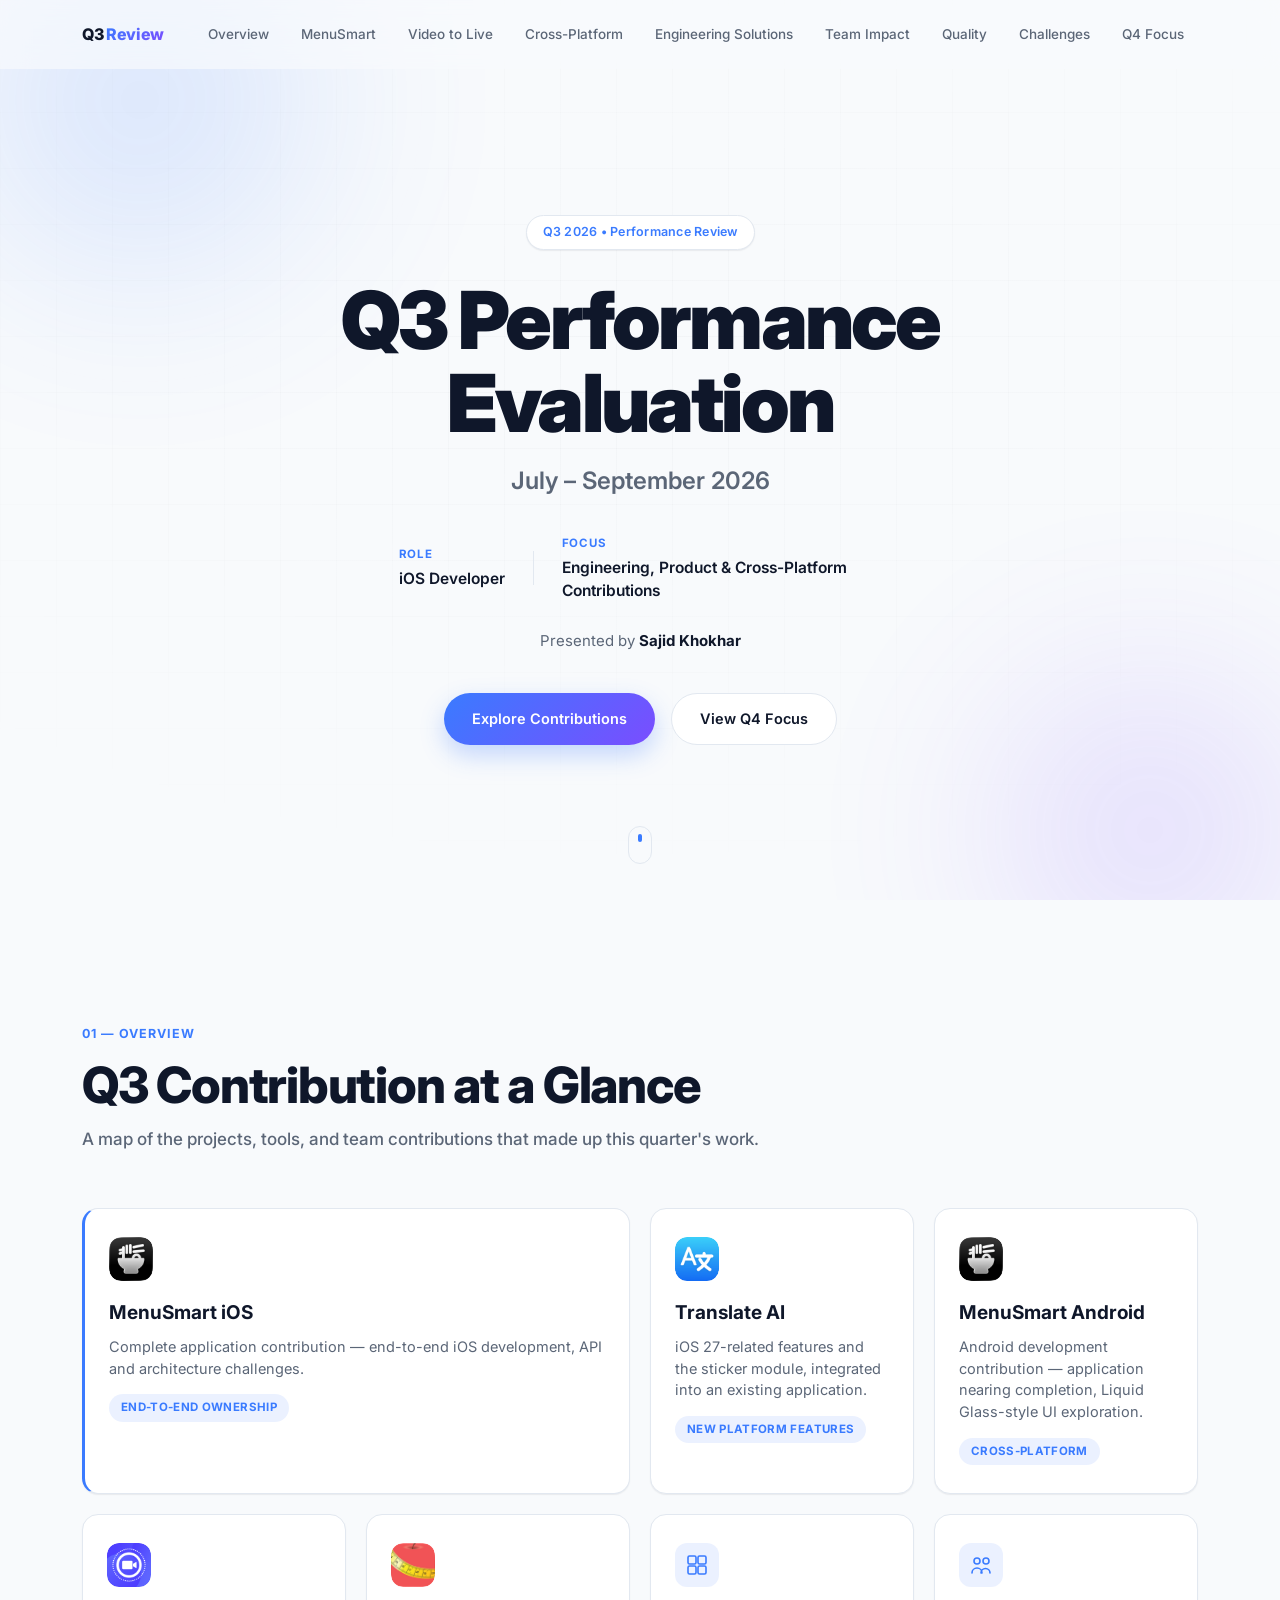
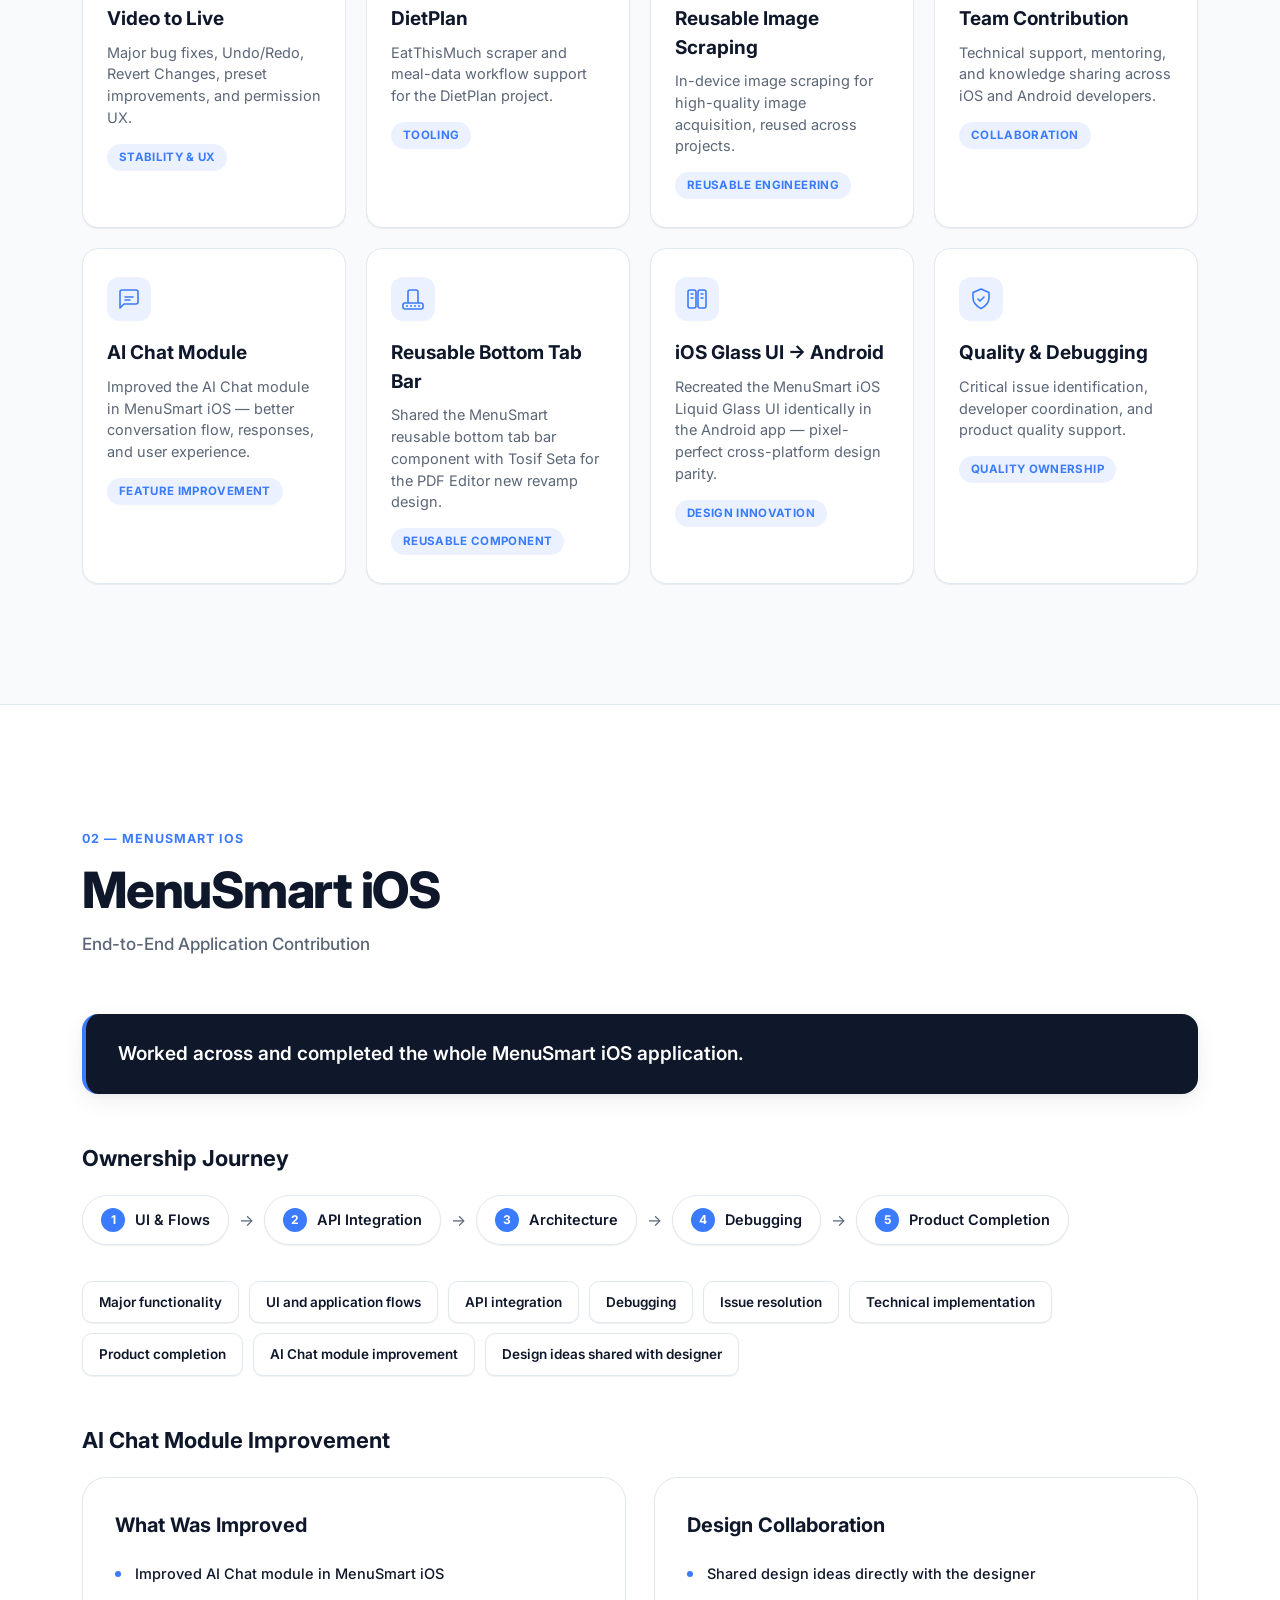
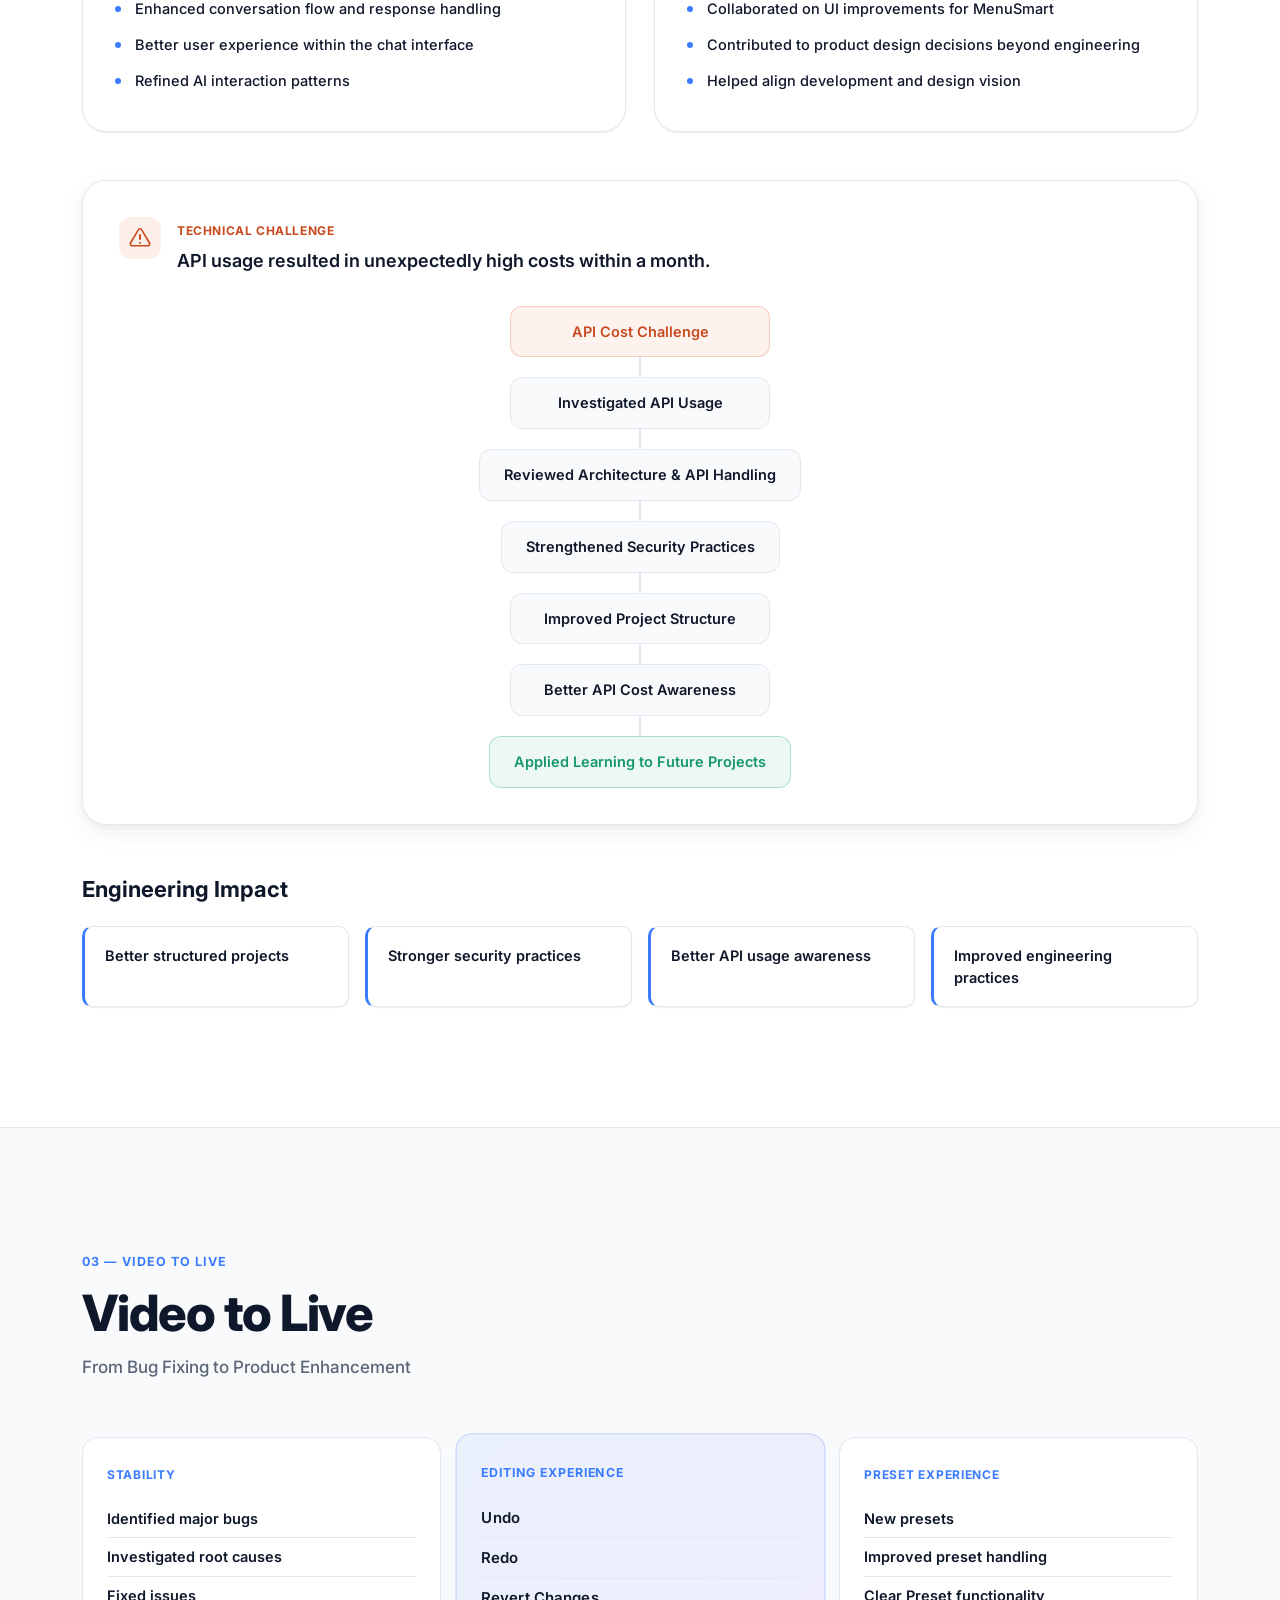
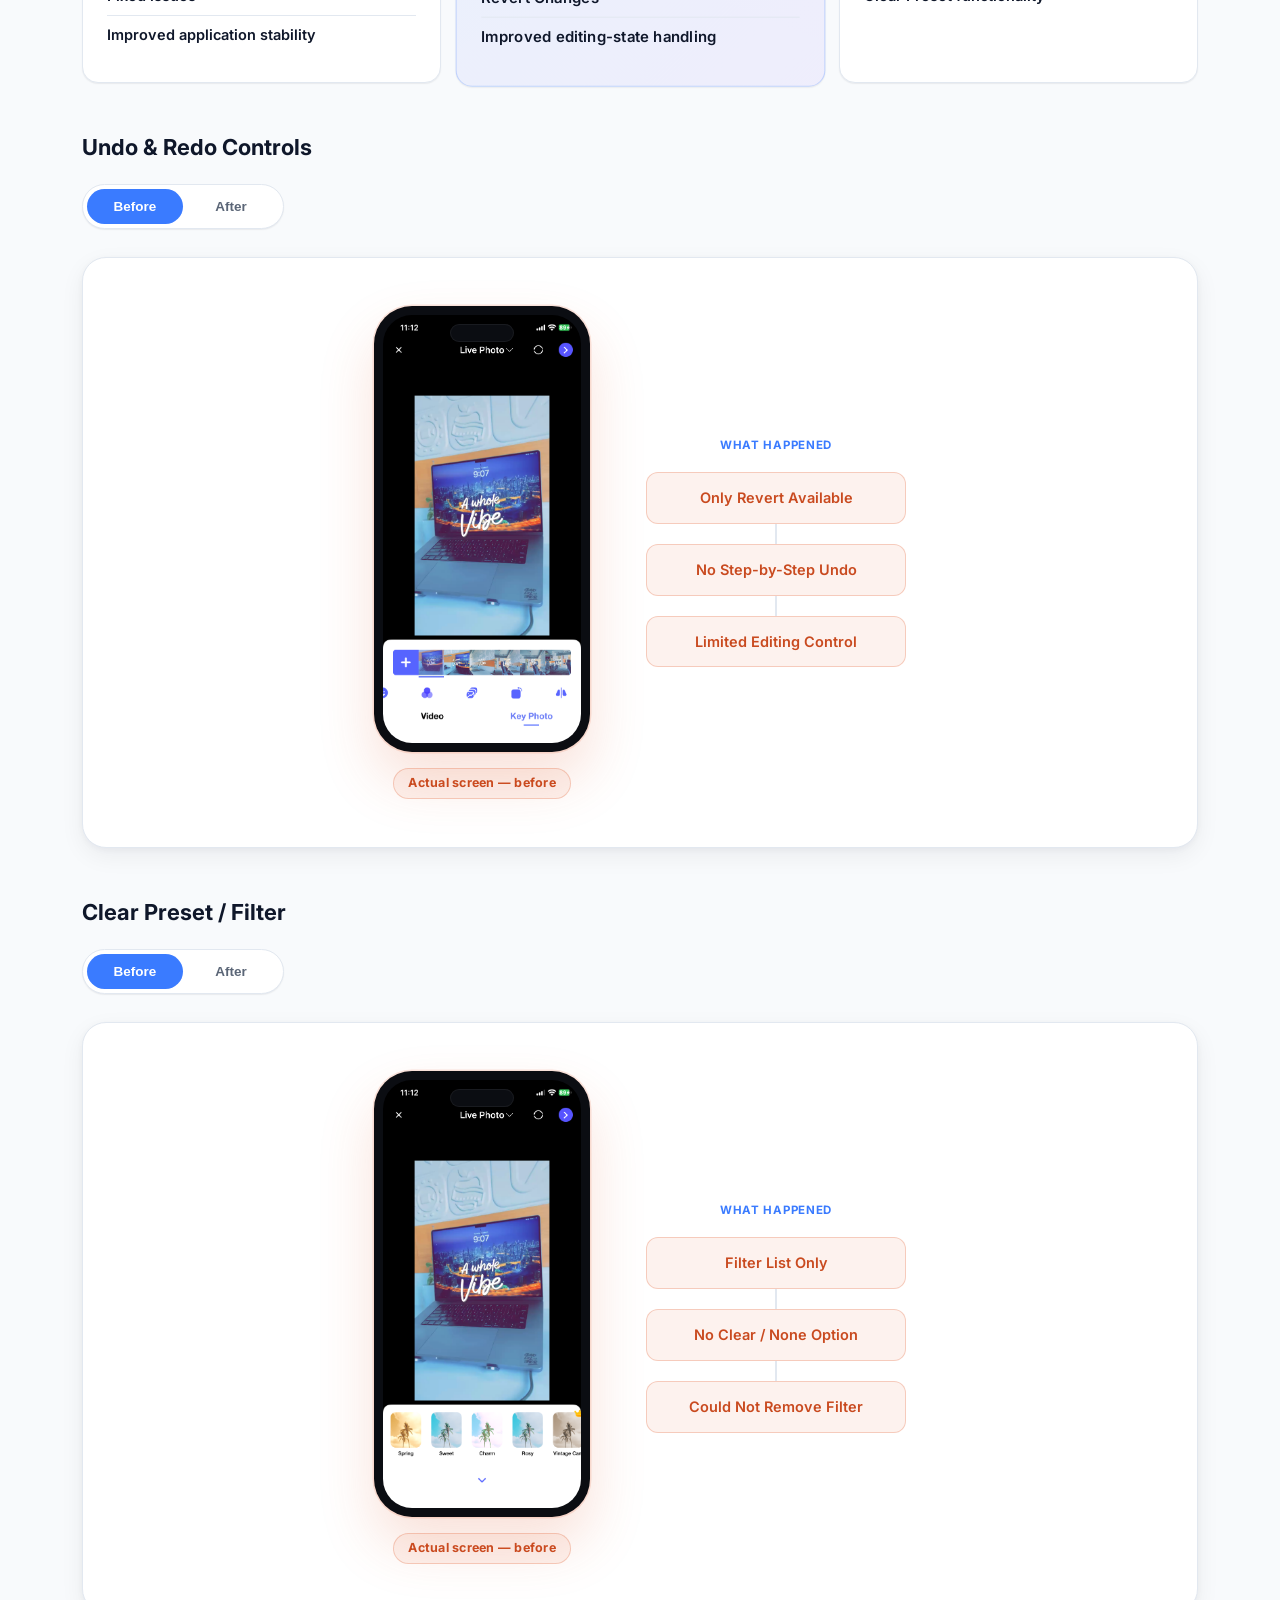
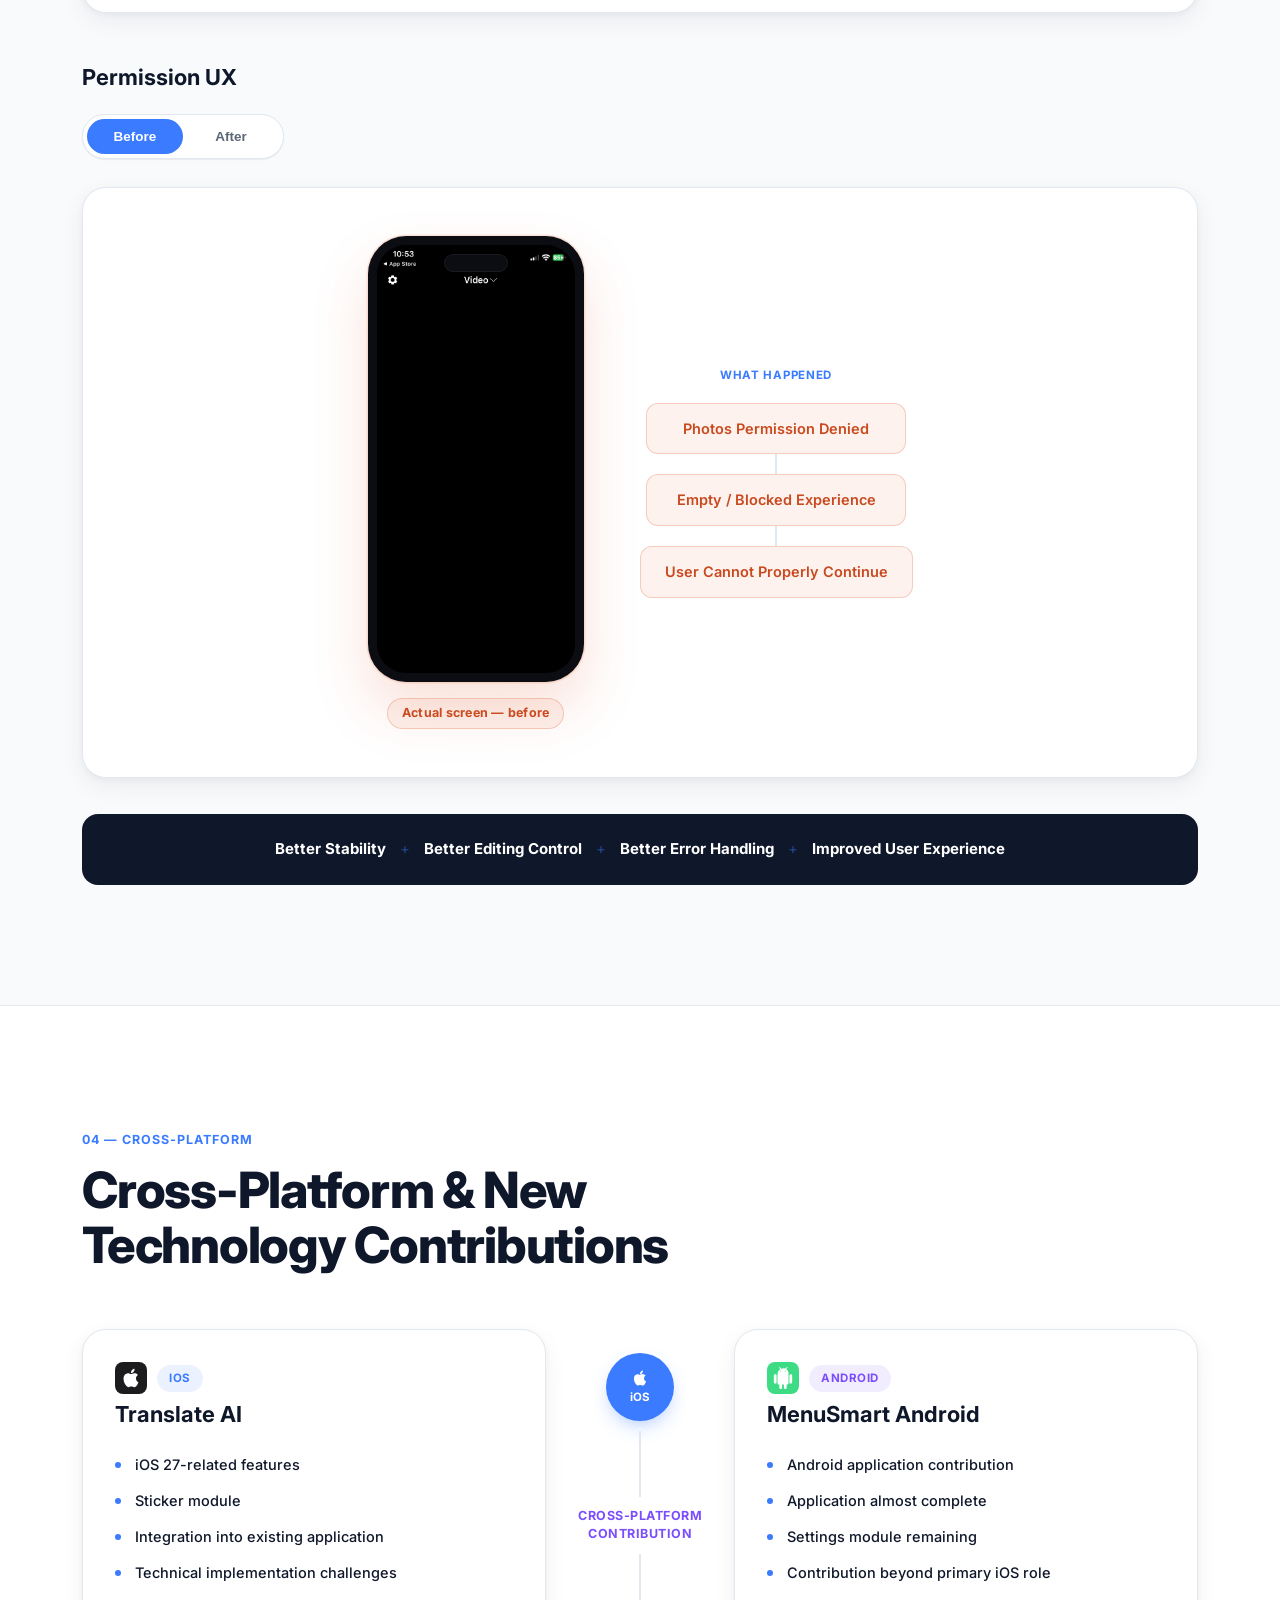
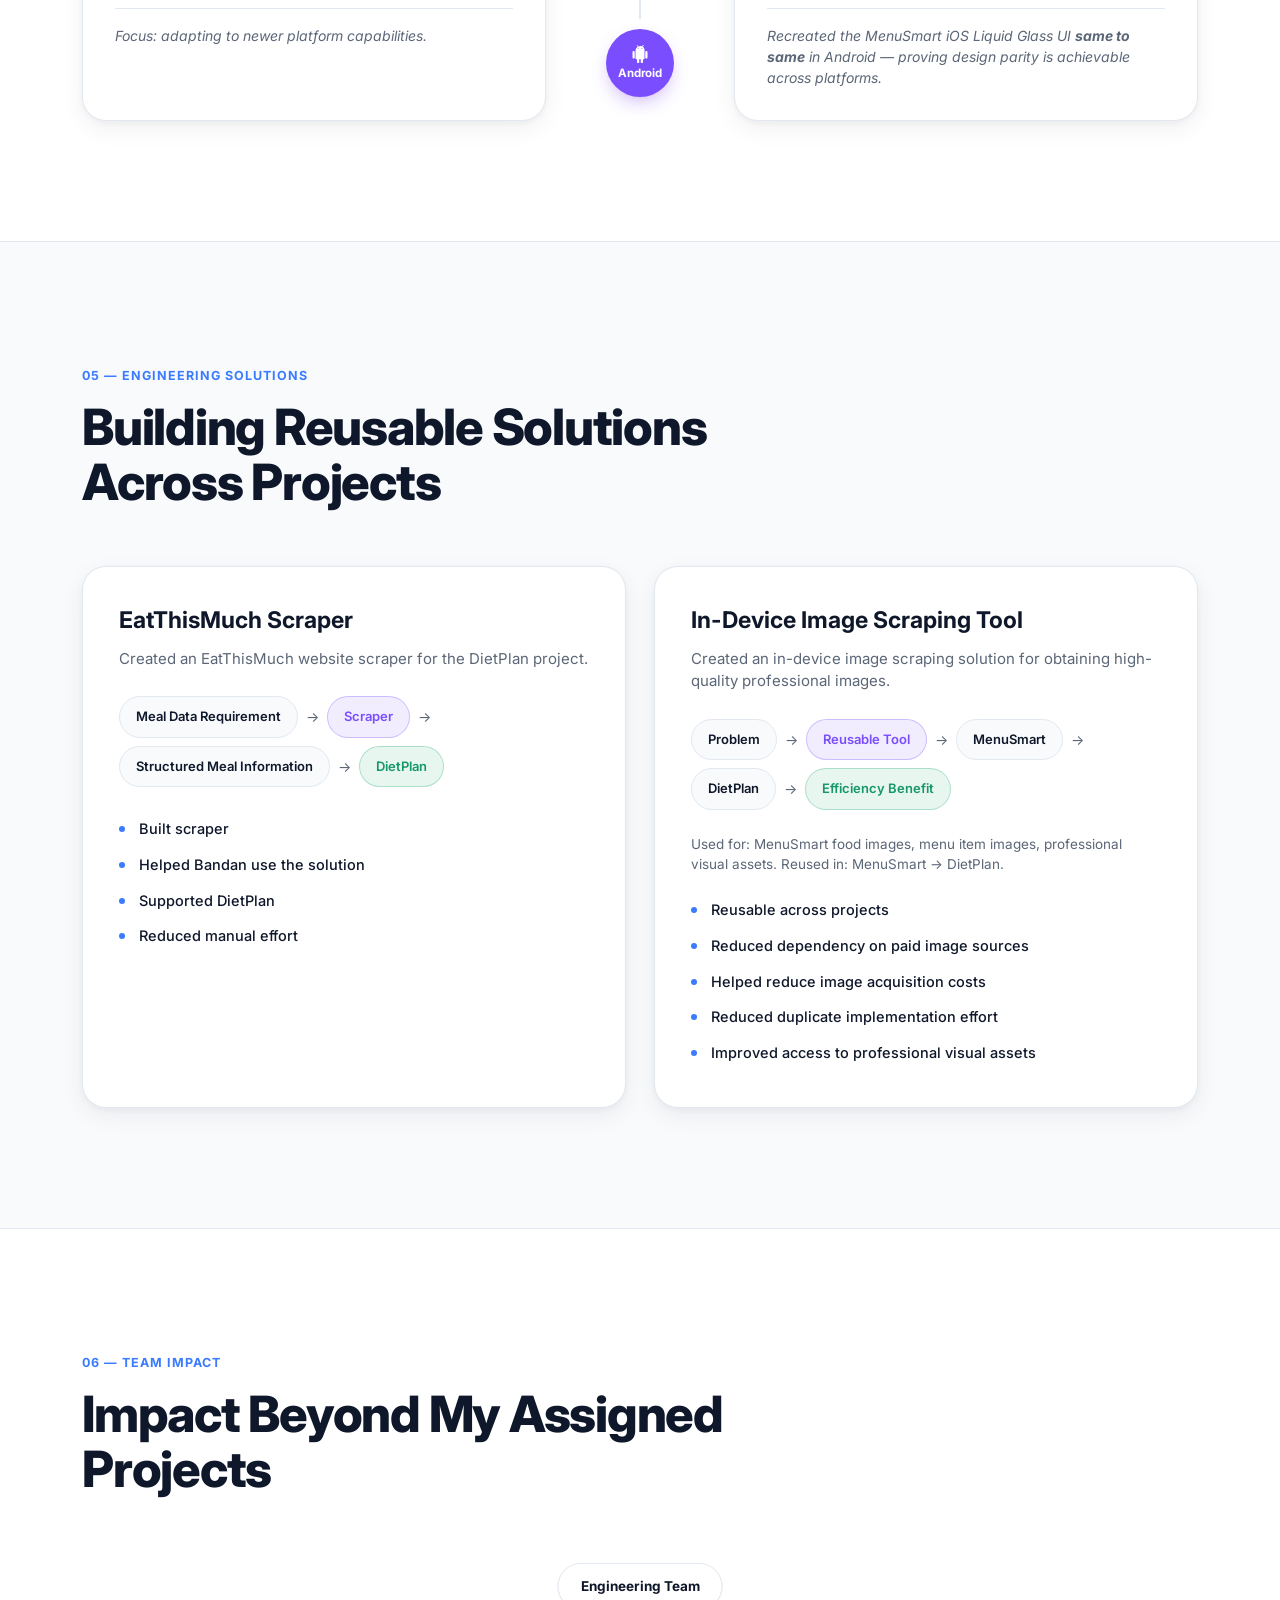
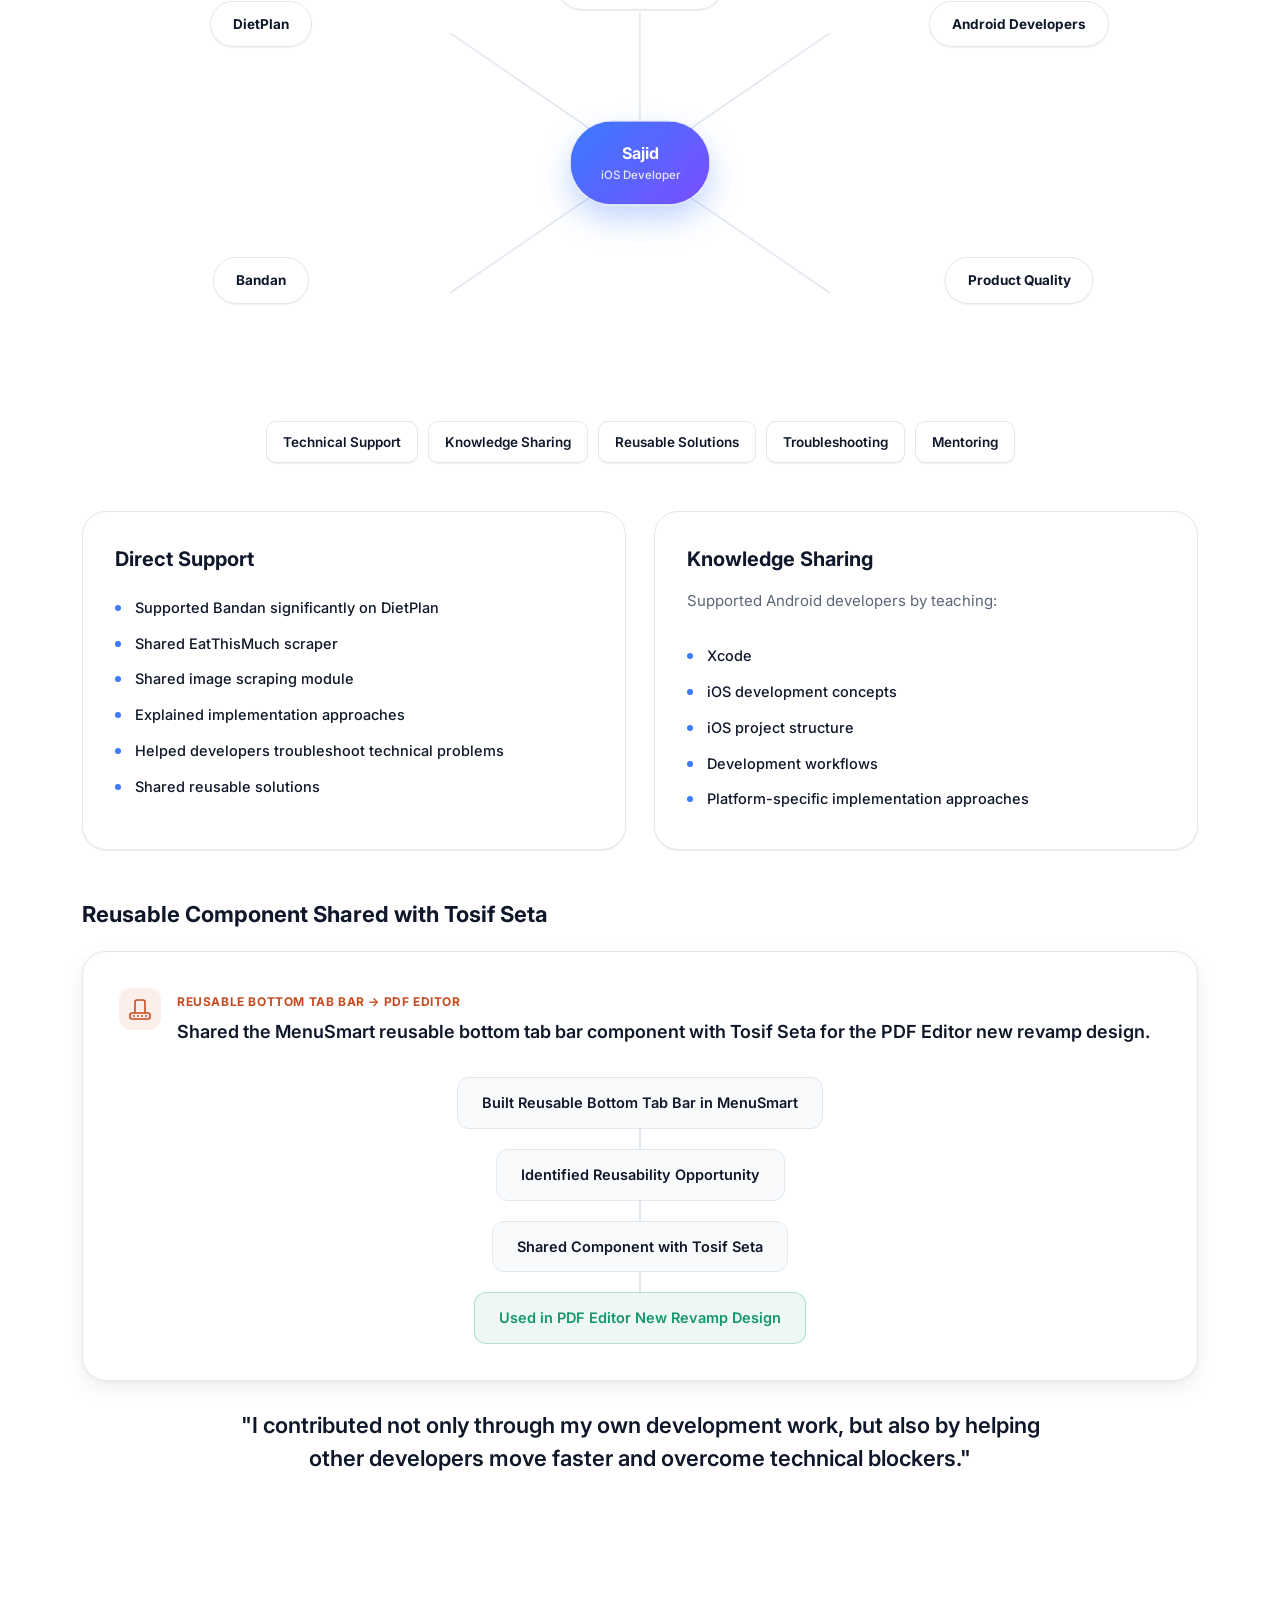
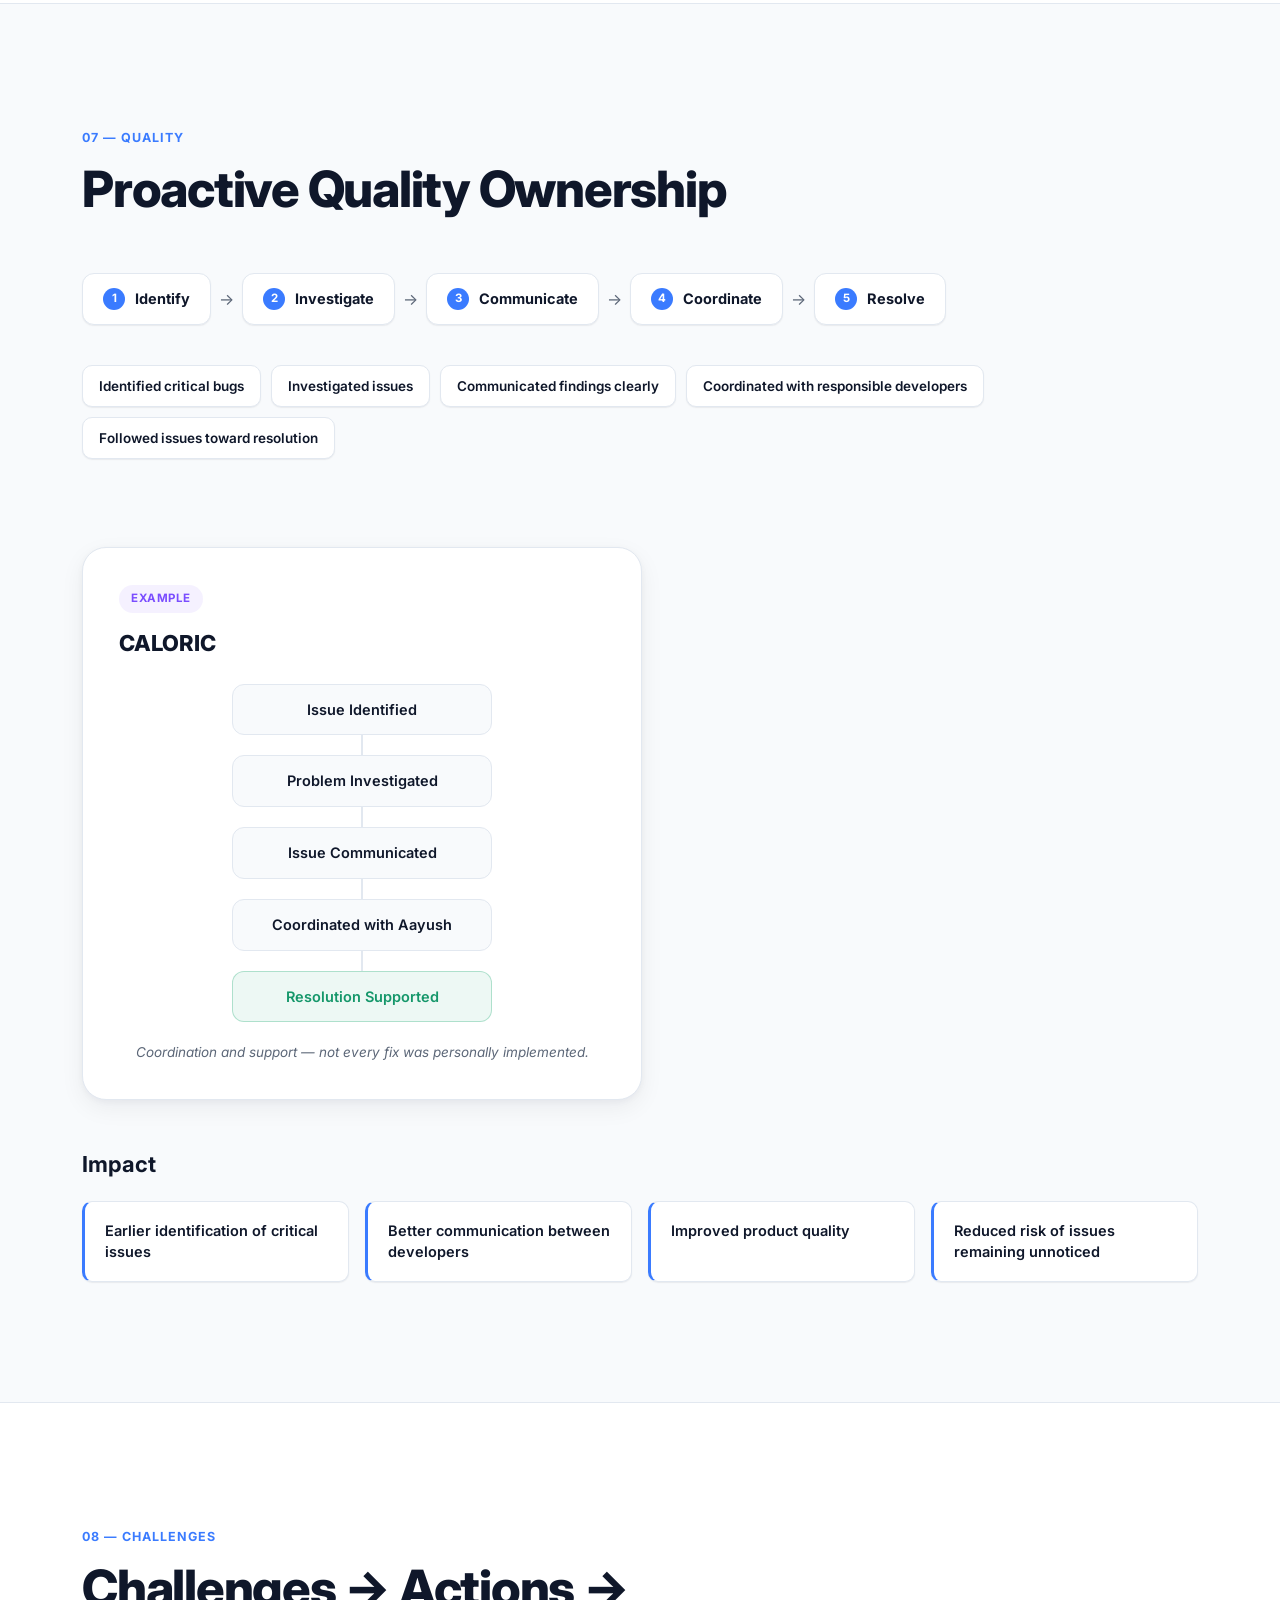
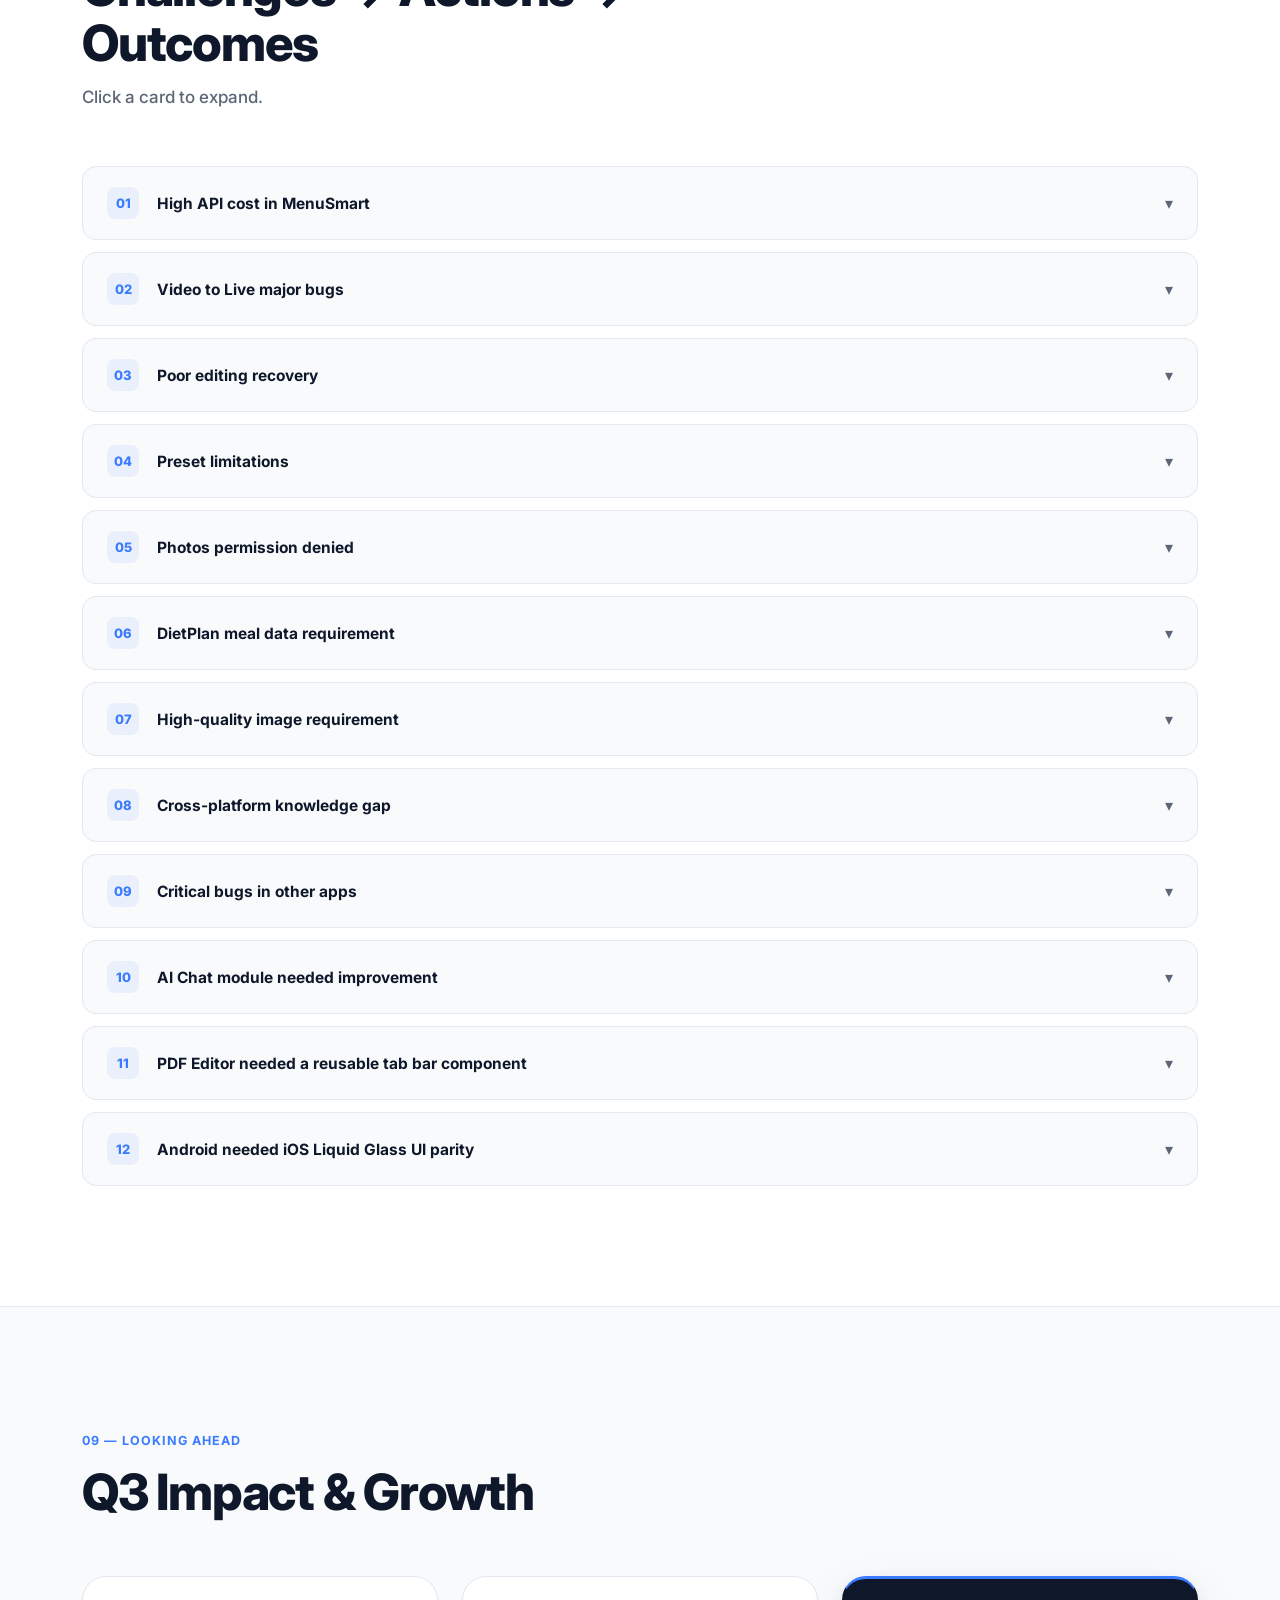
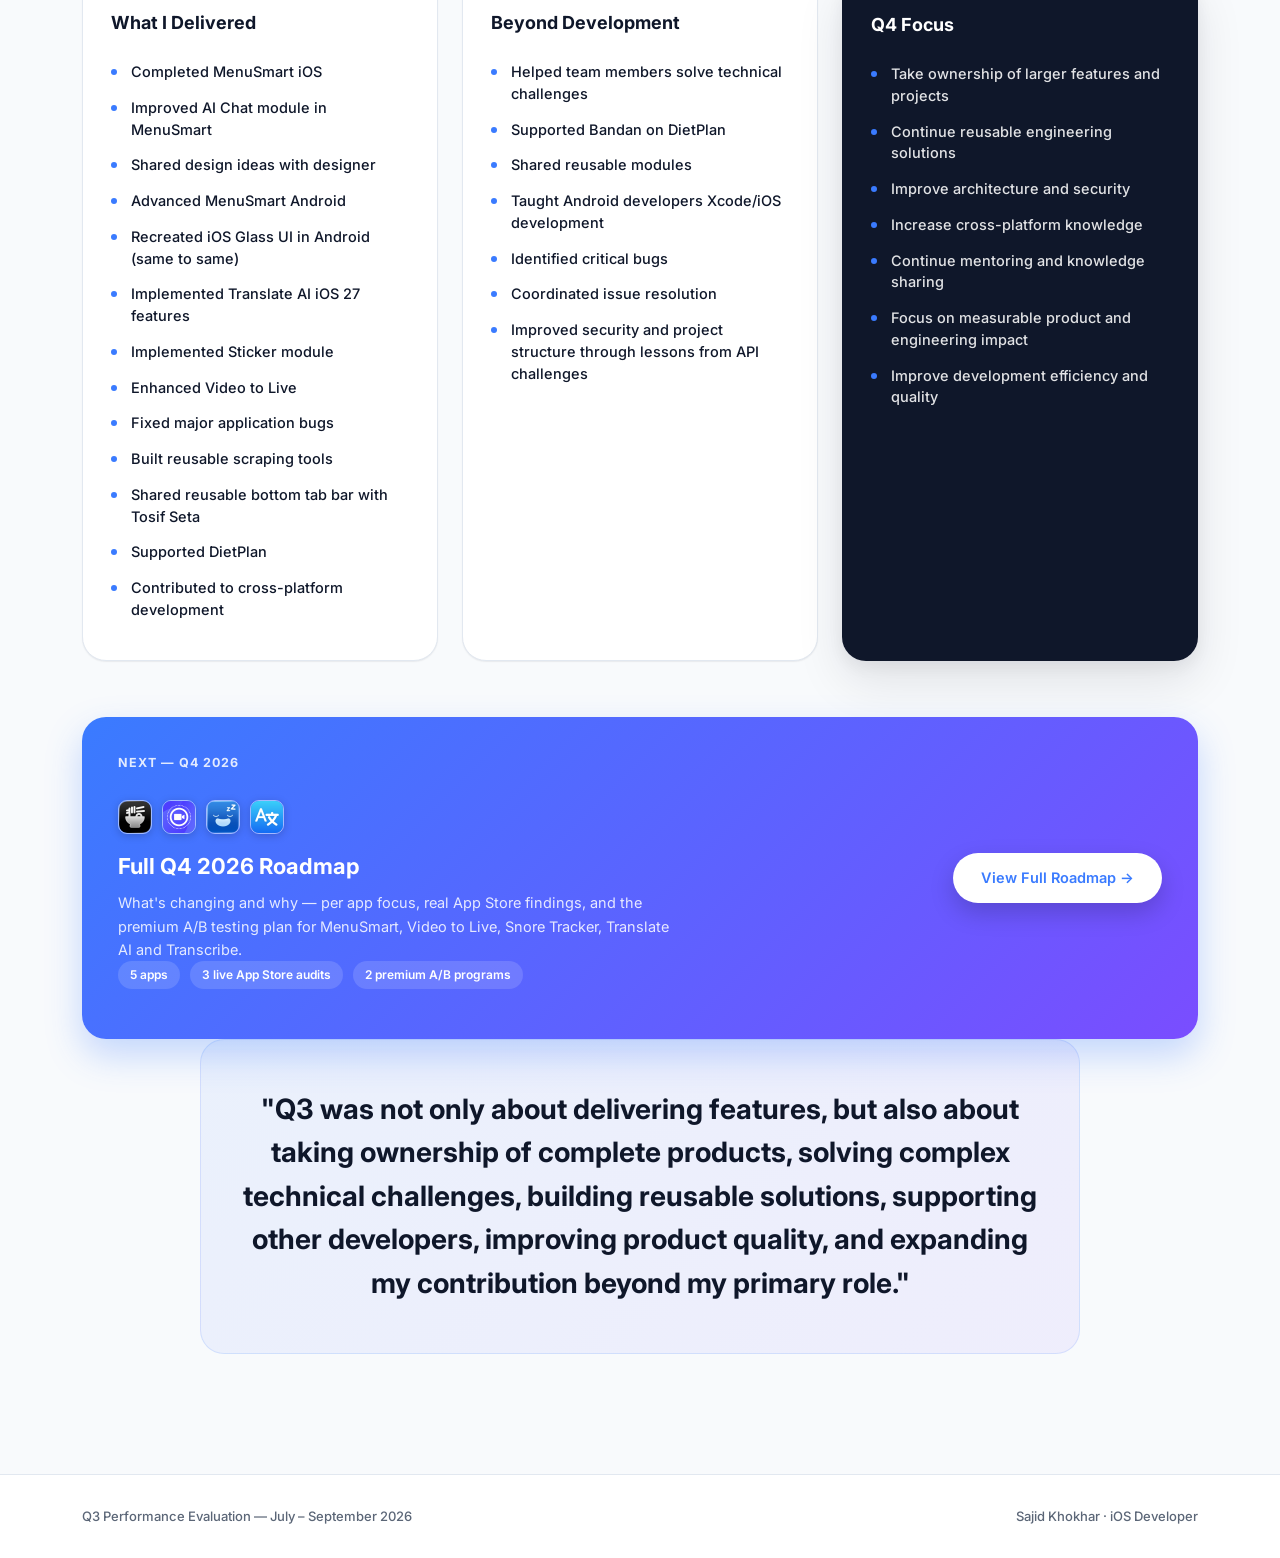
<file: index.html>
<!DOCTYPE html>
<html lang="en">

<head>
  <meta charset="UTF-8">
  <meta name="viewport" content="width=device-width, initial-scale=1.0">
  <title>Q3 Performance Evaluation — Sajid Khokhar</title>
  <link rel="preconnect" href="https://fonts.googleapis.com">
  <link rel="preconnect" href="https://fonts.gstatic.com" crossorigin>
  <link href="https://fonts.googleapis.com/css2?family=Inter:wght@400;500;600;700;800;900&display=swap"
    rel="stylesheet">
  <link rel="stylesheet" href="style.css">
</head>

<body>

  <div class="progress-bar" id="progressBar"></div>

  <header class="navbar" id="navbar">
    <div class="nav-inner">
      <div class="nav-brand">Q3 <span>Review</span></div>
      <button class="nav-toggle" id="navToggle" aria-label="Toggle navigation">
        <span></span><span></span><span></span>
      </button>
      <nav class="nav-links" id="navLinks">
        <a href="#overview" class="nav-link" data-nav>Overview</a>
        <a href="#menusmart" class="nav-link" data-nav>MenuSmart</a>
        <a href="#video-to-live" class="nav-link" data-nav>Video to Live</a>
        <a href="#cross-platform" class="nav-link" data-nav>Cross-Platform</a>
        <a href="#engineering" class="nav-link" data-nav>Engineering Solutions</a>
        <a href="#team-impact" class="nav-link" data-nav>Team Impact</a>
        <a href="#quality" class="nav-link" data-nav>Quality</a>
        <a href="#challenges" class="nav-link" data-nav>Challenges</a>
        <a href="#q4-focus" class="nav-link" data-nav>Q4 Focus</a>
      </nav>
    </div>
  </header>

  <main>

    <!-- ============ SECTION 1 — HERO ============ -->
    <section class="hero" id="hero">
      <div class="hero-bg">
        <div class="hero-blob blob-1"></div>
        <div class="hero-blob blob-2"></div>
        <div class="hero-grid"></div>
      </div>
      <div class="container hero-content">
        <div class="badge fade-in">Q3 2026 • Performance Review</div>
        <h1 class="hero-title fade-in">Q3 Performance<br>Evaluation</h1>
        <p class="hero-subtitle fade-in">July – September 2026</p>
        <div class="hero-meta fade-in">
          <div class="hero-meta-item">
            <span class="meta-label">Role</span>
            <span class="meta-value">iOS Developer</span>
          </div>
          <div class="hero-meta-divider"></div>
          <div class="hero-meta-item">
            <span class="meta-label">Focus</span>
            <span class="meta-value">Engineering, Product &amp; Cross-Platform Contributions</span>
          </div>
        </div>
        <p class="hero-presenter fade-in">Presented by <strong>Sajid Khokhar</strong></p>
        <div class="hero-cta fade-in">
          <a href="#overview" class="btn btn-primary">Explore Contributions</a>
          <a href="#q4-focus" class="btn btn-secondary">View Q4 Focus</a>
        </div>
      </div>
      <div class="scroll-cue"><span></span></div>
    </section>

    <!-- ============ SECTION 2 — OVERVIEW ============ -->
    <section class="section" id="overview">
      <div class="container">
        <div class="section-head fade-in">
          <span class="eyebrow">01 — Overview</span>
          <h2 class="section-title">Q3 Contribution at a Glance</h2>
          <p class="section-desc">A map of the projects, tools, and team contributions that made up this quarter's work.
          </p>
        </div>

        <div class="contribution-grid">
          <div class="contrib-card fade-in" data-size="large">
            <div class="contrib-icon contrib-icon-img">
              <img src="images/menusmart-icon.png" alt="MenuSmart app icon" class="app-icon-img">
            </div>
            <h3>MenuSmart iOS</h3>
            <p>Complete application contribution — end-to-end iOS development, API and architecture challenges.</p>
            <span class="contrib-tag">End-to-End Ownership</span>
          </div>

          <div class="contrib-card fade-in">
            <div class="contrib-icon contrib-icon-img">
              <img src="images/translateai-icon.png" alt="Translate AI app icon" class="app-icon-img">
            </div>
            <h3>Translate AI</h3>
            <p>iOS 27-related features and the sticker module, integrated into an existing application.</p>
            <span class="contrib-tag">New Platform Features</span>
          </div>

          <div class="contrib-card fade-in">
            <div class="contrib-icon contrib-icon-img">
              <img src="images/menusmart-icon.png" alt="MenuSmart app icon" class="app-icon-img">
            </div>
            <h3>MenuSmart Android</h3>
            <p>Android development contribution — application nearing completion, Liquid Glass-style UI exploration.</p>
            <span class="contrib-tag">Cross-Platform</span>
          </div>

          <div class="contrib-card fade-in">
            <div class="contrib-icon contrib-icon-img">
              <img src="images/videotolive-icon.png" alt="Video to Live app icon" class="app-icon-img">
            </div>
            <h3>Video to Live</h3>
            <p>Major bug fixes, Undo/Redo, Revert Changes, preset improvements, and permission UX.</p>
            <span class="contrib-tag">Stability &amp; UX</span>
          </div>

          <div class="contrib-card fade-in">
            <div class="contrib-icon contrib-icon-img">
              <img src="images/dietplan-icon.png" alt="DietPlan app icon" class="app-icon-img">
            </div>
            <h3>DietPlan</h3>
            <p>EatThisMuch scraper and meal-data workflow support for the DietPlan project.</p>
            <span class="contrib-tag">Tooling</span>
          </div>

          <div class="contrib-card fade-in">
            <div class="contrib-icon">
              <svg viewBox="0 0 24 24" fill="none">
                <rect x="3" y="3" width="8" height="8" rx="1.5" stroke="currentColor" stroke-width="1.6" />
                <rect x="13" y="3" width="8" height="8" rx="1.5" stroke="currentColor" stroke-width="1.6" />
                <rect x="3" y="13" width="8" height="8" rx="1.5" stroke="currentColor" stroke-width="1.6" />
                <rect x="13" y="13" width="8" height="8" rx="1.5" stroke="currentColor" stroke-width="1.6" />
              </svg>
            </div>
            <h3>Reusable Image Scraping</h3>
            <p>In-device image scraping for high-quality image acquisition, reused across projects.</p>
            <span class="contrib-tag">Reusable Engineering</span>
          </div>

          <div class="contrib-card fade-in">
            <div class="contrib-icon">
              <svg viewBox="0 0 24 24" fill="none">
                <circle cx="8" cy="8" r="3" stroke="currentColor" stroke-width="1.6" />
                <circle cx="17" cy="8" r="3" stroke="currentColor" stroke-width="1.6" />
                <path d="M3 20c0-2.8 2.2-5 5-5s5 2.2 5 5M12 20c0-2.5 2-4.5 4.5-4.5s4.5 2 4.5 4.5" stroke="currentColor"
                  stroke-width="1.6" stroke-linecap="round" />
              </svg>
            </div>
            <h3>Team Contribution</h3>
            <p>Technical support, mentoring, and knowledge sharing across iOS and Android developers.</p>
            <span class="contrib-tag">Collaboration</span>
          </div>

          <div class="contrib-card fade-in">
            <div class="contrib-icon">
              <svg viewBox="0 0 24 24" fill="none">
                <path d="M21 15a2 2 0 01-2 2H7l-4 4V5a2 2 0 012-2h14a2 2 0 012 2z" stroke="currentColor" stroke-width="1.6" stroke-linejoin="round" />
                <path d="M8 10h8M8 13h5" stroke="currentColor" stroke-width="1.6" stroke-linecap="round" />
              </svg>
            </div>
            <h3>AI Chat Module</h3>
            <p>Improved the AI Chat module in MenuSmart iOS — better conversation flow, responses, and user experience.</p>
            <span class="contrib-tag">Feature Improvement</span>
          </div>

          <div class="contrib-card fade-in">
            <div class="contrib-icon">
              <svg viewBox="0 0 24 24" fill="none">
                <rect x="2" y="16" width="20" height="6" rx="2" stroke="currentColor" stroke-width="1.6" />
                <path d="M6 19h.01M10 19h.01M14 19h.01M18 19h.01" stroke="currentColor" stroke-width="2" stroke-linecap="round" />
                <path d="M7 16V5a2 2 0 012-2h6a2 2 0 012 2v11" stroke="currentColor" stroke-width="1.6" />
              </svg>
            </div>
            <h3>Reusable Bottom Tab Bar</h3>
            <p>Shared the MenuSmart reusable bottom tab bar component with Tosif Seta for the PDF Editor new revamp design.</p>
            <span class="contrib-tag">Reusable Component</span>
          </div>

          <div class="contrib-card fade-in">
            <div class="contrib-icon">
              <svg viewBox="0 0 24 24" fill="none">
                <rect x="3" y="3" width="8" height="18" rx="2" stroke="currentColor" stroke-width="1.6" />
                <rect x="13" y="3" width="8" height="18" rx="2" stroke="currentColor" stroke-width="1.6" />
                <path d="M6 7h2M6 11h2M16 7h2M16 11h2" stroke="currentColor" stroke-width="1.4" stroke-linecap="round" />
              </svg>
            </div>
            <h3>iOS Glass UI → Android</h3>
            <p>Recreated the MenuSmart iOS Liquid Glass UI identically in the Android app — pixel-perfect cross-platform design parity.</p>
            <span class="contrib-tag">Design Innovation</span>
          </div>

          <div class="contrib-card fade-in">
            <div class="contrib-icon">
              <svg viewBox="0 0 24 24" fill="none">
                <path d="M12 2l8 3.5v5c0 5-3.4 8.8-8 11-4.6-2.2-8-6-8-11v-5L12 2z" stroke="currentColor"
                  stroke-width="1.6" stroke-linejoin="round" />
                <path d="M9 12l2 2 4-4" stroke="currentColor" stroke-width="1.6" stroke-linecap="round"
                  stroke-linejoin="round" />
              </svg>
            </div>
            <h3>Quality &amp; Debugging</h3>
            <p>Critical issue identification, developer coordination, and product quality support.</p>
            <span class="contrib-tag">Quality Ownership</span>
          </div>
        </div>
      </div>
    </section>

    <!-- ============ SECTION 3 — MENUSMART iOS ============ -->
    <section class="section section-alt" id="menusmart">
      <div class="container">
        <div class="section-head fade-in">
          <span class="eyebrow">02 — MenuSmart iOS</span>
          <h2 class="section-title">MenuSmart iOS</h2>
          <p class="section-desc">End-to-End Application Contribution</p>
        </div>

        <div class="highlight-banner fade-in">
          Worked across and completed the whole MenuSmart iOS application.
        </div>

        <h3 class="subhead fade-in">Ownership Journey</h3>
        <div class="journey fade-in">
          <div class="journey-step"><span class="journey-num">1</span><span>UI &amp; Flows</span></div>
          <div class="journey-arrow">→</div>
          <div class="journey-step"><span class="journey-num">2</span><span>API Integration</span></div>
          <div class="journey-arrow">→</div>
          <div class="journey-step"><span class="journey-num">3</span><span>Architecture</span></div>
          <div class="journey-arrow">→</div>
          <div class="journey-step"><span class="journey-num">4</span><span>Debugging</span></div>
          <div class="journey-arrow">→</div>
          <div class="journey-step"><span class="journey-num">5</span><span>Product Completion</span></div>
        </div>

        <div class="chip-grid fade-in">
          <div class="chip">Major functionality</div>
          <div class="chip">UI and application flows</div>
          <div class="chip">API integration</div>
          <div class="chip">Debugging</div>
          <div class="chip">Issue resolution</div>
          <div class="chip">Technical implementation</div>
          <div class="chip">Product completion</div>
          <div class="chip">AI Chat module improvement</div>
          <div class="chip">Design ideas shared with designer</div>
        </div>

        <h3 class="subhead fade-in">AI Chat Module Improvement</h3>
        <div class="two-col fade-in">
          <div class="info-card">
            <h3>What Was Improved</h3>
            <ul class="panel-list">
              <li>Improved AI Chat module in MenuSmart iOS</li>
              <li>Enhanced conversation flow and response handling</li>
              <li>Better user experience within the chat interface</li>
              <li>Refined AI interaction patterns</li>
            </ul>
          </div>
          <div class="info-card">
            <h3>Design Collaboration</h3>
            <ul class="panel-list">
              <li>Shared design ideas directly with the designer</li>
              <li>Collaborated on UI improvements for MenuSmart</li>
              <li>Contributed to product design decisions beyond engineering</li>
              <li>Helped align development and design vision</li>
            </ul>
          </div>
        </div>

        <div class="challenge-card fade-in">
          <div class="challenge-head">
            <span class="challenge-icon">
              <svg viewBox="0 0 24 24" fill="none">
                <path d="M12 9v4M12 17h.01" stroke="currentColor" stroke-width="2" stroke-linecap="round" />
                <path d="M10.3 3.9L2.5 17a1.8 1.8 0 001.6 2.7h15.8a1.8 1.8 0 001.6-2.7L13.7 3.9a1.8 1.8 0 00-3.4 0z"
                  stroke="currentColor" stroke-width="1.6" stroke-linejoin="round" />
              </svg>
            </span>
            <div>
              <span class="challenge-label">Technical Challenge</span>
              <p class="challenge-text">API usage resulted in unexpectedly high costs within a month.</p>
            </div>
          </div>

          <div class="flow-vertical">
            <div class="flow-node flow-node-warn">API Cost Challenge</div>
            <div class="flow-line"></div>
            <div class="flow-node">Investigated API Usage</div>
            <div class="flow-line"></div>
            <div class="flow-node">Reviewed Architecture &amp; API Handling</div>
            <div class="flow-line"></div>
            <div class="flow-node">Strengthened Security Practices</div>
            <div class="flow-line"></div>
            <div class="flow-node">Improved Project Structure</div>
            <div class="flow-line"></div>
            <div class="flow-node">Better API Cost Awareness</div>
            <div class="flow-line"></div>
            <div class="flow-node flow-node-good">Applied Learning to Future Projects</div>
          </div>
        </div>

        <div class="impact-row fade-in">
          <h3 class="subhead">Engineering Impact</h3>
          <div class="impact-grid">
            <div class="impact-item">Better structured projects</div>
            <div class="impact-item">Stronger security practices</div>
            <div class="impact-item">Better API usage awareness</div>
            <div class="impact-item">Improved engineering practices</div>
          </div>
        </div>
      </div>
    </section>

    <!-- ============ SECTION 4 — VIDEO TO LIVE ============ -->
    <section class="section" id="video-to-live">
      <div class="container">
        <div class="section-head fade-in">
          <span class="eyebrow">03 — Video to Live</span>
          <h2 class="section-title">Video to Live</h2>
          <p class="section-desc">From Bug Fixing to Product Enhancement</p>
        </div>

        <div class="triptych fade-in">
          <div class="triptych-col">
            <span class="triptych-label">Stability</span>
            <ul class="triptych-list">
              <li>Identified major bugs</li>
              <li>Investigated root causes</li>
              <li>Fixed issues</li>
              <li>Improved application stability</li>
            </ul>
          </div>
          <div class="triptych-col triptych-col-center">
            <span class="triptych-label">Editing Experience</span>
            <ul class="triptych-list">
              <li>Undo</li>
              <li>Redo</li>
              <li>Revert Changes</li>
              <li>Improved editing-state handling</li>
            </ul>
          </div>
          <div class="triptych-col">
            <span class="triptych-label">Preset Experience</span>
            <ul class="triptych-list">
              <li>New presets</li>
              <li>Improved preset handling</li>
              <li>Clear Preset functionality</li>
            </ul>
          </div>
        </div>

        <h3 class="subhead fade-in">Undo &amp; Redo Controls</h3>
        <div class="toggle-compare fade-in">
          <div class="toggle-tabs" data-active="before">
            <span class="toggle-thumb"></span>
            <button class="toggle-tab active" data-state="before">Before</button>
            <button class="toggle-tab" data-state="after">After</button>
          </div>

          <div class="permission-viz">
            <div class="permission-panel is-active" data-panel="before">
              <div class="permission-compare">
                <div class="phone-col">
                  <div class="phone-mockup phone-mockup-warn">
                    <img src="images/undoredo-before.png"
                      alt="Actual editor toolbar before the change: only a single revert control, no dedicated undo or redo buttons"
                      class="phone-screen">
                  </div>
                  <span class="phone-caption phone-caption-warn">Actual screen — before</span>
                </div>
                <div class="permission-flow-side">
                  <span class="permission-flow-label">What Happened</span>
                  <div class="flow-vertical">
                    <div class="flow-node flow-node-warn">Only Revert Available</div>
                    <div class="flow-line"></div>
                    <div class="flow-node flow-node-warn">No Step-by-Step Undo</div>
                    <div class="flow-line"></div>
                    <div class="flow-node flow-node-warn">Limited Editing Control</div>
                  </div>
                </div>
              </div>
            </div>
            <div class="permission-panel" data-panel="after">
              <div class="permission-compare">
                <div class="phone-col">
                  <div class="phone-mockup phone-mockup-good">
                    <img src="images/undoredo-after.png"
                      alt="Actual editor toolbar after the change: dedicated Undo and Redo icons added alongside Revert"
                      class="phone-screen">
                  </div>
                  <span class="phone-caption phone-caption-good">Actual screen — after</span>
                </div>
                <div class="permission-flow-side">
                  <span class="permission-flow-label">What Changed</span>
                  <div class="flow-vertical">
                    <div class="flow-node">Dedicated Undo Added</div>
                    <div class="flow-line"></div>
                    <div class="flow-node">Dedicated Redo Added</div>
                    <div class="flow-line"></div>
                    <div class="flow-node flow-node-good">Full Editing-State Control</div>
                  </div>
                </div>
              </div>
            </div>
          </div>
        </div>

        <h3 class="subhead fade-in">Clear Preset / Filter</h3>
        <div class="toggle-compare fade-in">
          <div class="toggle-tabs" data-active="before">
            <span class="toggle-thumb"></span>
            <button class="toggle-tab active" data-state="before">Before</button>
            <button class="toggle-tab" data-state="after">After</button>
          </div>

          <div class="permission-viz">
            <div class="permission-panel is-active" data-panel="before">
              <div class="permission-compare">
                <div class="phone-col">
                  <div class="phone-mockup phone-mockup-warn">
                    <img src="images/clearfilter-before.png"
                      alt="Actual filter list before the change: no option to clear or remove an applied filter"
                      class="phone-screen">
                  </div>
                  <span class="phone-caption phone-caption-warn">Actual screen — before</span>
                </div>
                <div class="permission-flow-side">
                  <span class="permission-flow-label">What Happened</span>
                  <div class="flow-vertical">
                    <div class="flow-node flow-node-warn">Filter List Only</div>
                    <div class="flow-line"></div>
                    <div class="flow-node flow-node-warn">No Clear / None Option</div>
                    <div class="flow-line"></div>
                    <div class="flow-node flow-node-warn">Could Not Remove Filter</div>
                  </div>
                </div>
              </div>
            </div>
            <div class="permission-panel" data-panel="after">
              <div class="permission-compare">
                <div class="phone-col">
                  <div class="phone-mockup phone-mockup-good">
                    <img src="images/clearfilter-after.png"
                      alt="Actual filter list after the change: a None option added as the first choice to clear an applied filter"
                      class="phone-screen">
                  </div>
                  <span class="phone-caption phone-caption-good">Actual screen — after</span>
                </div>
                <div class="permission-flow-side">
                  <span class="permission-flow-label">What Changed</span>
                  <div class="flow-vertical">
                    <div class="flow-node">"None" Option Added</div>
                    <div class="flow-line"></div>
                    <div class="flow-node">Filter Can Be Cleared</div>
                    <div class="flow-line"></div>
                    <div class="flow-node flow-node-good">Improved Preset Workflow</div>
                  </div>
                </div>
              </div>
            </div>
          </div>
        </div>

        <h3 class="subhead fade-in">Permission UX</h3>
        <div class="toggle-compare fade-in">
          <div class="toggle-tabs" data-active="before">
            <span class="toggle-thumb"></span>
            <button class="toggle-tab active" data-state="before">Before</button>
            <button class="toggle-tab" data-state="after">After</button>
          </div>

          <div class="permission-viz">
            <div class="permission-panel is-active" data-panel="before">
              <div class="permission-compare">
                <div class="phone-col">
                  <div class="phone-mockup phone-mockup-warn">
                    <img src="images/permission-before.png"
                      alt="Actual app screen when Photos permission is denied: a blank, empty editor view with no explanation or way forward"
                      class="phone-screen">
                  </div>
                  <span class="phone-caption phone-caption-warn">Actual screen — before</span>
                </div>
                <div class="permission-flow-side">
                  <span class="permission-flow-label">What Happened</span>
                  <div class="flow-vertical">
                    <div class="flow-node flow-node-warn">Photos Permission Denied</div>
                    <div class="flow-line"></div>
                    <div class="flow-node flow-node-warn">Empty / Blocked Experience</div>
                    <div class="flow-line"></div>
                    <div class="flow-node flow-node-warn">User Cannot Properly Continue</div>
                  </div>
                </div>
              </div>
            </div>
            <div class="permission-panel" data-panel="after">
              <div class="permission-compare">
                <div class="phone-col">
                  <div class="phone-mockup phone-mockup-good">
                    <img src="images/permission-after.png"
                      alt="Actual app screen after the fix: a clear No Access to Your Photos message with an Open Settings recovery button"
                      class="phone-screen">
                  </div>
                  <span class="phone-caption phone-caption-good">Actual screen — after</span>
                </div>
                <div class="permission-flow-side">
                  <span class="permission-flow-label">What Changed</span>
                  <div class="flow-vertical">
                    <div class="flow-node flow-node-warn">Photos Permission Denied</div>
                    <div class="flow-line"></div>
                    <div class="flow-node">Clear Explanation</div>
                    <div class="flow-line"></div>
                    <div class="flow-node">Enable Photos Permission UI</div>
                    <div class="flow-line"></div>
                    <div class="flow-node">Recovery Path</div>
                    <div class="flow-line"></div>
                    <div class="flow-node flow-node-good">User Can Continue</div>
                  </div>
                </div>
              </div>
            </div>
          </div>
        </div>

        <div class="outcome-strip fade-in">
          <span>Better Stability</span><span class="plus">+</span>
          <span>Better Editing Control</span><span class="plus">+</span>
          <span>Better Error Handling</span><span class="plus">+</span>
          <span>Improved User Experience</span>
        </div>
      </div>
    </section>

    <!-- ============ SECTION 5 — CROSS-PLATFORM ============ -->
    <section class="section section-alt" id="cross-platform">
      <div class="container">
        <div class="section-head fade-in">
          <span class="eyebrow">04 — Cross-Platform</span>
          <h2 class="section-title">Cross-Platform &amp; New Technology Contributions</h2>
        </div>

        <div class="bridge-grid fade-in">
          <div class="bridge-panel">
            <div class="platform-icon-row">
              <!-- Apple / iOS icon -->
              <svg class="platform-icon platform-icon-ios" viewBox="0 0 24 24" fill="currentColor" xmlns="http://www.w3.org/2000/svg">
                <path d="M18.71 19.5c-.83 1.24-1.71 2.45-3.05 2.47-1.34.03-1.77-.79-3.29-.79-1.53 0-2 .77-3.27.82-1.31.05-2.3-1.32-3.14-2.53C4.25 17 2.94 12.45 4.7 9.39c.87-1.52 2.43-2.48 4.12-2.51 1.28-.02 2.5.87 3.29.87.78 0 2.26-1.07 3.8-.91.65.03 2.47.26 3.64 1.98-.09.06-2.17 1.28-2.15 3.81.03 3.02 2.65 4.03 2.68 4.04-.03.07-.42 1.44-1.37 2.83M13 3.5c.73-.83 1.94-1.46 2.94-1.5.13 1.17-.34 2.35-1.04 3.19-.69.85-1.83 1.51-2.95 1.42-.15-1.15.41-2.35 1.05-3.11z"/>
              </svg>
              <span class="bridge-tag">iOS</span>
            </div>
            <h3>Translate AI</h3>
            <ul class="panel-list">
              <li>iOS 27-related features</li>
              <li>Sticker module</li>
              <li>Integration into existing application</li>
              <li>Technical implementation challenges</li>
            </ul>
            <p class="panel-note">Focus: adapting to newer platform capabilities.</p>
          </div>

          <div class="bridge-center">
            <div class="bridge-node">
              <svg viewBox="0 0 24 24" fill="currentColor" width="18" height="18">
                <path d="M18.71 19.5c-.83 1.24-1.71 2.45-3.05 2.47-1.34.03-1.77-.79-3.29-.79-1.53 0-2 .77-3.27.82-1.31.05-2.3-1.32-3.14-2.53C4.25 17 2.94 12.45 4.7 9.39c.87-1.52 2.43-2.48 4.12-2.51 1.28-.02 2.5.87 3.29.87.78 0 2.26-1.07 3.8-.91.65.03 2.47.26 3.64 1.98-.09.06-2.17 1.28-2.15 3.81.03 3.02 2.65 4.03 2.68 4.04-.03.07-.42 1.44-1.37 2.83M13 3.5c.73-.83 1.94-1.46 2.94-1.5.13 1.17-.34 2.35-1.04 3.19-.69.85-1.83 1.51-2.95 1.42-.15-1.15.41-2.35 1.05-3.11z"/>
              </svg>
              iOS
            </div>
            <div class="bridge-line"></div>
            <div class="bridge-label">Cross-Platform<br>Contribution</div>
            <div class="bridge-line"></div>
            <div class="bridge-node bridge-node-secondary">
              <svg viewBox="0 0 24 24" fill="currentColor" width="18" height="18">
                <path d="M6 18c0 .55.45 1 1 1h1v3.5c0 .83.67 1.5 1.5 1.5s1.5-.67 1.5-1.5V19h2v3.5c0 .83.67 1.5 1.5 1.5s1.5-.67 1.5-1.5V19h1c.55 0 1-.45 1-1V8H6v10zM3.5 8C2.67 8 2 8.67 2 9.5v7c0 .83.67 1.5 1.5 1.5S5 17.33 5 16.5v-7C5 8.67 4.33 8 3.5 8zm17 0c-.83 0-1.5.67-1.5 1.5v7c0 .83.67 1.5 1.5 1.5s1.5-.67 1.5-1.5v-7c0-.83-.67-1.5-1.5-1.5zm-4.97-5.84l1.3-1.3c.2-.2.2-.51 0-.71-.2-.2-.51-.2-.71 0l-1.48 1.48A5.84 5.84 0 0012 1.5c-.69 0-1.35.12-1.97.34L8.55.36c-.2-.2-.51-.2-.71 0-.2.2-.2.51 0 .71l1.3 1.3A5.983 5.983 0 006 8h12a5.983 5.983 0 00-2.47-5.84zM10 5H9V4h1v1zm5 0h-1V4h1v1z"/>
              </svg>
              Android
            </div>
          </div>

          <div class="bridge-panel">
            <div class="platform-icon-row">
              <!-- Android icon -->
              <svg class="platform-icon platform-icon-android" viewBox="0 0 24 24" fill="currentColor" xmlns="http://www.w3.org/2000/svg">
                <path d="M6 18c0 .55.45 1 1 1h1v3.5c0 .83.67 1.5 1.5 1.5s1.5-.67 1.5-1.5V19h2v3.5c0 .83.67 1.5 1.5 1.5s1.5-.67 1.5-1.5V19h1c.55 0 1-.45 1-1V8H6v10zM3.5 8C2.67 8 2 8.67 2 9.5v7c0 .83.67 1.5 1.5 1.5S5 17.33 5 16.5v-7C5 8.67 4.33 8 3.5 8zm17 0c-.83 0-1.5.67-1.5 1.5v7c0 .83.67 1.5 1.5 1.5s1.5-.67 1.5-1.5v-7c0-.83-.67-1.5-1.5-1.5zm-4.97-5.84l1.3-1.3c.2-.2.2-.51 0-.71-.2-.2-.51-.2-.71 0l-1.48 1.48A5.84 5.84 0 0012 1.5c-.69 0-1.35.12-1.97.34L8.55.36c-.2-.2-.51-.2-.71 0-.2.2-.2.51 0 .71l1.3 1.3A5.983 5.983 0 006 8h12a5.983 5.983 0 00-2.47-5.84zM10 5H9V4h1v1zm5 0h-1V4h1v1z"/>
              </svg>
              <span class="bridge-tag bridge-tag-secondary">Android</span>
            </div>
            <h3>MenuSmart Android</h3>
            <ul class="panel-list">
              <li>Android application contribution</li>
              <li>Application almost complete</li>
              <li>Settings module remaining</li>
              <li>Contribution beyond primary iOS role</li>
            </ul>
            <p class="panel-note">Recreated the MenuSmart iOS Liquid Glass UI <strong>same to same</strong> in Android — proving design parity is achievable across platforms.</p>
          </div>
        </div>
      </div>
    </section>

    <!-- ============ SECTION 6 — REUSABLE ENGINEERING ============ -->
    <section class="section" id="engineering">
      <div class="container">
        <div class="section-head fade-in">
          <span class="eyebrow">05 — Engineering Solutions</span>
          <h2 class="section-title">Building Reusable Solutions Across Projects</h2>
        </div>

        <div class="engineering-grid">
          <div class="eng-card fade-in">
            <h3>EatThisMuch Scraper</h3>
            <p class="eng-desc">Created an EatThisMuch website scraper for the DietPlan project.</p>
            <div class="flow-horizontal">
              <div class="flow-pill">Meal Data Requirement</div>
              <div class="flow-arrow">→</div>
              <div class="flow-pill flow-pill-accent">Scraper</div>
              <div class="flow-arrow">→</div>
              <div class="flow-pill">Structured Meal Information</div>
              <div class="flow-arrow">→</div>
              <div class="flow-pill flow-pill-good">DietPlan</div>
            </div>
            <ul class="panel-list">
              <li>Built scraper</li>
              <li>Helped Bandan use the solution</li>
              <li>Supported DietPlan</li>
              <li>Reduced manual effort</li>
            </ul>
          </div>

          <div class="eng-card fade-in">
            <h3>In-Device Image Scraping Tool</h3>
            <p class="eng-desc">Created an in-device image scraping solution for obtaining high-quality professional
              images.</p>
            <div class="flow-horizontal flow-horizontal-wrap">
              <div class="flow-pill">Problem</div>
              <div class="flow-arrow">→</div>
              <div class="flow-pill flow-pill-accent">Reusable Tool</div>
              <div class="flow-arrow">→</div>
              <div class="flow-pill">MenuSmart</div>
              <div class="flow-arrow">→</div>
              <div class="flow-pill">DietPlan</div>
              <div class="flow-arrow">→</div>
              <div class="flow-pill flow-pill-good">Efficiency Benefit</div>
            </div>
            <p class="eng-used">Used for: MenuSmart food images, menu item images, professional visual assets. Reused
              in: MenuSmart → DietPlan.</p>
            <ul class="panel-list">
              <li>Reusable across projects</li>
              <li>Reduced dependency on paid image sources</li>
              <li>Helped reduce image acquisition costs</li>
              <li>Reduced duplicate implementation effort</li>
              <li>Improved access to professional visual assets</li>
            </ul>
          </div>
        </div>
      </div>
    </section>

    <!-- ============ SECTION 7 — TEAM IMPACT ============ -->
    <section class="section section-alt" id="team-impact">
      <div class="container">
        <div class="section-head fade-in">
          <span class="eyebrow">06 — Team Impact</span>
          <h2 class="section-title">Impact Beyond My Assigned Projects</h2>
        </div>

        <div class="network fade-in">
          <svg class="network-lines" viewBox="0 0 600 420" preserveAspectRatio="xMidYMid meet" aria-hidden="true">
            <line x1="300" y1="210" x2="110" y2="80" />
            <line x1="300" y1="210" x2="490" y2="80" />
            <line x1="300" y1="210" x2="110" y2="340" />
            <line x1="300" y1="210" x2="490" y2="340" />
            <line x1="300" y1="210" x2="300" y2="60" />
          </svg>
          <div class="network-node network-center">
            <strong>Sajid</strong><span>iOS Developer</span>
          </div>
          <div class="network-node" style="top:8%; left:50%;">Engineering Team</div>
          <div class="network-node" style="top:17%; left:16%;">DietPlan</div>
          <div class="network-node" style="top:17%; left:84%;">Android Developers</div>
          <div class="network-node" style="top:78%; left:16%;">Bandan</div>
          <div class="network-node" style="top:78%; left:84%;">Product Quality</div>
        </div>

        <div class="chip-grid chip-grid-center fade-in">
          <div class="chip">Technical Support</div>
          <div class="chip">Knowledge Sharing</div>
          <div class="chip">Reusable Solutions</div>
          <div class="chip">Troubleshooting</div>
          <div class="chip">Mentoring</div>
        </div>

        <div class="two-col fade-in">
          <div class="info-card">
            <h3>Direct Support</h3>
            <ul class="panel-list">
              <li>Supported Bandan significantly on DietPlan</li>
              <li>Shared EatThisMuch scraper</li>
              <li>Shared image scraping module</li>
              <li>Explained implementation approaches</li>
              <li>Helped developers troubleshoot technical problems</li>
              <li>Shared reusable solutions</li>
            </ul>
          </div>
          <div class="info-card">
            <h3>Knowledge Sharing</h3>
            <p class="eng-desc">Supported Android developers by teaching:</p>
            <ul class="panel-list">
              <li>Xcode</li>
              <li>iOS development concepts</li>
              <li>iOS project structure</li>
              <li>Development workflows</li>
              <li>Platform-specific implementation approaches</li>
            </ul>
          </div>
        </div>

        <h3 class="subhead fade-in">Reusable Component Shared with Tosif Seta</h3>
        <div class="challenge-card fade-in">
          <div class="challenge-head">
            <span class="challenge-icon">
              <svg viewBox="0 0 24 24" fill="none">
                <rect x="2" y="16" width="20" height="6" rx="2" stroke="currentColor" stroke-width="1.6" />
                <path d="M6 19h.01M10 19h.01M14 19h.01M18 19h.01" stroke="currentColor" stroke-width="2" stroke-linecap="round" />
                <path d="M7 16V5a2 2 0 012-2h6a2 2 0 012 2v11" stroke="currentColor" stroke-width="1.6" />
              </svg>
            </span>
            <div>
              <span class="challenge-label">Reusable Bottom Tab Bar → PDF Editor</span>
              <p class="challenge-text">Shared the MenuSmart reusable bottom tab bar component with Tosif Seta for the PDF Editor new revamp design.</p>
            </div>
          </div>
          <div class="flow-vertical">
            <div class="flow-node">Built Reusable Bottom Tab Bar in MenuSmart</div>
            <div class="flow-line"></div>
            <div class="flow-node">Identified Reusability Opportunity</div>
            <div class="flow-line"></div>
            <div class="flow-node">Shared Component with Tosif Seta</div>
            <div class="flow-line"></div>
            <div class="flow-node flow-node-good">Used in PDF Editor New Revamp Design</div>
          </div>
        </div>

        <blockquote class="pull-quote fade-in">
          "I contributed not only through my own development work, but also by helping other developers move faster and
          overcome technical blockers."
        </blockquote>
      </div>
    </section>

    <!-- ============ SECTION 8 — QUALITY & DEBUGGING ============ -->
    <section class="section" id="quality">
      <div class="container">
        <div class="section-head fade-in">
          <span class="eyebrow">07 — Quality</span>
          <h2 class="section-title">Proactive Quality Ownership</h2>
        </div>

        <div class="pipeline fade-in">
          <div class="pipeline-step"><span class="pipeline-num">1</span>Identify</div>
          <div class="pipeline-arrow">→</div>
          <div class="pipeline-step"><span class="pipeline-num">2</span>Investigate</div>
          <div class="pipeline-arrow">→</div>
          <div class="pipeline-step"><span class="pipeline-num">3</span>Communicate</div>
          <div class="pipeline-arrow">→</div>
          <div class="pipeline-step"><span class="pipeline-num">4</span>Coordinate</div>
          <div class="pipeline-arrow">→</div>
          <div class="pipeline-step"><span class="pipeline-num">5</span>Resolve</div>
        </div>

        <div class="panel-list panel-list-centered fade-in">
          <div class="chip-grid">
            <div class="chip">Identified critical bugs</div>
            <div class="chip">Investigated issues</div>
            <div class="chip">Communicated findings clearly</div>
            <div class="chip">Coordinated with responsible developers</div>
            <div class="chip">Followed issues toward resolution</div>
          </div>
        </div>

        <div class="example-card fade-in">
          <span class="example-tag">Example</span>
          <h3>CALORIC</h3>
          <div class="flow-vertical">
            <div class="flow-node">Issue Identified</div>
            <div class="flow-line"></div>
            <div class="flow-node">Problem Investigated</div>
            <div class="flow-line"></div>
            <div class="flow-node">Issue Communicated</div>
            <div class="flow-line"></div>
            <div class="flow-node">Coordinated with Aayush</div>
            <div class="flow-line"></div>
            <div class="flow-node flow-node-good">Resolution Supported</div>
          </div>
          <p class="example-note">Coordination and support — not every fix was personally implemented.</p>
        </div>

        <div class="impact-row fade-in">
          <h3 class="subhead">Impact</h3>
          <div class="impact-grid">
            <div class="impact-item">Earlier identification of critical issues</div>
            <div class="impact-item">Better communication between developers</div>
            <div class="impact-item">Improved product quality</div>
            <div class="impact-item">Reduced risk of issues remaining unnoticed</div>
          </div>
        </div>
      </div>
    </section>

    <!-- ============ SECTION 9 — CHALLENGES ============ -->
    <section class="section section-alt" id="challenges">
      <div class="container">
        <div class="section-head fade-in">
          <span class="eyebrow">08 — Challenges</span>
          <h2 class="section-title">Challenges → Actions → Outcomes</h2>
          <p class="section-desc">Click a card to expand.</p>
        </div>

        <div class="challenge-list">
          <!-- Each item is a button-like expandable card -->
          <div class="cao-card fade-in" tabindex="0">
            <div class="cao-head">
              <span class="cao-num">01</span>
              <span class="cao-challenge">High API cost in MenuSmart</span>
              <span class="cao-chevron">▾</span>
            </div>
            <div class="cao-body cao-body-rich">
              <div><span class="cao-label">Action</span>
                <ul class="cao-list">
                  <li>Investigated root cause of unexpectedly high API usage</li>
                  <li>Updated all app APIs and moved sensitive calls to Cloud Functions</li>
                  <li>Integrated Cloud Function calls separately for better control and security</li>
                  <li>Built an <strong>in-app real-time API cost monitor</strong> to track usage live within the app</li>
                  <li>Strengthened project architecture and security practices across the board</li>
                </ul>
              </div>

              <div class="cao-outcome-grid">
                <div class="cao-cons">
                  <span class="cao-label cao-label-cons">⚠ Cons</span>
                  <ul class="cao-list">
                    <li>Had to absorb the initial unexpected API cost</li>
                    <li>Required time to investigate, refactor, and redeploy</li>
                  </ul>
                </div>
                <div class="cao-pros">
                  <span class="cao-label cao-label-pros">✦ Pros &amp; Impact</span>
                  <ul class="cao-list">
                    <li>Created a reusable <strong>in-app API cost monitor</strong> — first of its kind in the team</li>
                    <li>Raised team-wide awareness of real-time API cost tracking</li>
                    <li><strong>Bandan</strong> implemented the same real-time API cost module for <strong>DietPlan</strong></li>
                    <li><strong>Ameya</strong> created the same module for <strong>Captions</strong></li>
                    <li>Turned a costly mistake into an engineering standard adopted by multiple developers</li>
                    <li>Better API cost visibility now exists across 3 projects</li>
                    <li>Improved architecture, security practices, and project structure for all future projects</li>
                  </ul>
                </div>
              </div>
            </div>
          </div>

          <div class="cao-card fade-in" tabindex="0">
            <div class="cao-head">
              <span class="cao-num">02</span>
              <span class="cao-challenge">Video to Live major bugs</span>
              <span class="cao-chevron">▾</span>
            </div>
            <div class="cao-body">
              <div><span class="cao-label">Action</span>
                <p>Investigated and fixed issues.</p>
              </div>
              <div><span class="cao-label">Outcome</span>
                <p>Improved application stability.</p>
              </div>
            </div>
          </div>

          <div class="cao-card fade-in" tabindex="0">
            <div class="cao-head">
              <span class="cao-num">03</span>
              <span class="cao-challenge">Poor editing recovery</span>
              <span class="cao-chevron">▾</span>
            </div>
            <div class="cao-body">
              <div><span class="cao-label">Action</span>
                <p>Added Undo/Redo and Revert Changes.</p>
              </div>
              <div><span class="cao-label">Outcome</span>
                <p>Better user control.</p>
              </div>
            </div>
          </div>

          <div class="cao-card fade-in" tabindex="0">
            <div class="cao-head">
              <span class="cao-num">04</span>
              <span class="cao-challenge">Preset limitations</span>
              <span class="cao-chevron">▾</span>
            </div>
            <div class="cao-body">
              <div><span class="cao-label">Action</span>
                <p>Added new presets and Clear Preset.</p>
              </div>
              <div><span class="cao-label">Outcome</span>
                <p>Improved editing workflow.</p>
              </div>
            </div>
          </div>

          <div class="cao-card fade-in" tabindex="0">
            <div class="cao-head">
              <span class="cao-num">05</span>
              <span class="cao-challenge">Photos permission denied</span>
              <span class="cao-chevron">▾</span>
            </div>
            <div class="cao-body">
              <div><span class="cao-label">Action</span>
                <p>Created permission recovery UI.</p>
              </div>
              <div><span class="cao-label">Outcome</span>
                <p>Better UX and clearer user guidance.</p>
              </div>
            </div>
          </div>

          <div class="cao-card fade-in" tabindex="0">
            <div class="cao-head">
              <span class="cao-num">06</span>
              <span class="cao-challenge">DietPlan meal data requirement</span>
              <span class="cao-chevron">▾</span>
            </div>
            <div class="cao-body">
              <div><span class="cao-label">Action</span>
                <p>Built EatThisMuch scraper.</p>
              </div>
              <div><span class="cao-label">Outcome</span>
                <p>More efficient meal-data workflow.</p>
              </div>
            </div>
          </div>

          <div class="cao-card fade-in" tabindex="0">
            <div class="cao-head">
              <span class="cao-num">07</span>
              <span class="cao-challenge">High-quality image requirement</span>
              <span class="cao-chevron">▾</span>
            </div>
            <div class="cao-body">
              <div><span class="cao-label">Action</span>
                <p>Built reusable image scraping tool.</p>
              </div>
              <div><span class="cao-label">Outcome</span>
                <p>Supported multiple projects and reduced image acquisition dependency/cost.</p>
              </div>
            </div>
          </div>

          <div class="cao-card fade-in" tabindex="0">
            <div class="cao-head">
              <span class="cao-num">08</span>
              <span class="cao-challenge">Cross-platform knowledge gap</span>
              <span class="cao-chevron">▾</span>
            </div>
            <div class="cao-body">
              <div><span class="cao-label">Action</span>
                <p>Shared Xcode/iOS knowledge with Android developers.</p>
              </div>
              <div><span class="cao-label">Outcome</span>
                <p>Better technical knowledge sharing.</p>
              </div>
            </div>
          </div>

          <div class="cao-card fade-in" tabindex="0">
            <div class="cao-head">
              <span class="cao-num">09</span>
              <span class="cao-challenge">Critical bugs in other apps</span>
              <span class="cao-chevron">▾</span>
            </div>
            <div class="cao-body">
              <div><span class="cao-label">Action</span>
                <p>Proactively identified and coordinated fixes.</p>
              </div>
              <div><span class="cao-label">Outcome</span>
                <p>Improved quality and issue resolution.</p>
              </div>
            </div>
          </div>

          <div class="cao-card fade-in" tabindex="0">
            <div class="cao-head">
              <span class="cao-num">10</span>
              <span class="cao-challenge">AI Chat module needed improvement</span>
              <span class="cao-chevron">▾</span>
            </div>
            <div class="cao-body">
              <div><span class="cao-label">Action</span>
                <p>Improved AI Chat module in MenuSmart — enhanced conversation flow, response handling, and overall UX.</p>
              </div>
              <div><span class="cao-label">Outcome</span>
                <p>Better AI chat experience for end users and stronger product quality.</p>
              </div>
            </div>
          </div>

          <div class="cao-card fade-in" tabindex="0">
            <div class="cao-head">
              <span class="cao-num">11</span>
              <span class="cao-challenge">PDF Editor needed a reusable tab bar component</span>
              <span class="cao-chevron">▾</span>
            </div>
            <div class="cao-body">
              <div><span class="cao-label">Action</span>
                <p>Shared the MenuSmart reusable bottom tab bar with Tosif Seta for the PDF Editor revamp.</p>
              </div>
              <div><span class="cao-label">Outcome</span>
                <p>Saved development time and promoted component reuse across the team.</p>
              </div>
            </div>
          </div>

          <div class="cao-card fade-in" tabindex="0">
            <div class="cao-head">
              <span class="cao-num">12</span>
              <span class="cao-challenge">Android needed iOS Liquid Glass UI parity</span>
              <span class="cao-chevron">▾</span>
            </div>
            <div class="cao-body">
              <div><span class="cao-label">Action</span>
                <p>Recreated the MenuSmart iOS Glass UI design same to same in the Android app.</p>
              </div>
              <div><span class="cao-label">Outcome</span>
                <p>Achieved pixel-perfect cross-platform design consistency — a rare and impressive feat.</p>
              </div>
            </div>
          </div>
        </div>
      </div>
    </section>

    <!-- ============ SECTION 10 — Q3 IMPACT & Q4 FOCUS ============ -->
    <section class="section" id="q4-focus">
      <div class="container">
        <div class="section-head fade-in">
          <span class="eyebrow">09 — Looking Ahead</span>
          <h2 class="section-title">Q3 Impact &amp; Growth</h2>
        </div>

        <div class="columns-grid">
          <div class="impact-col fade-in">
            <h3>What I Delivered</h3>
            <ul class="panel-list">
              <li>Completed MenuSmart iOS</li>
              <li>Improved AI Chat module in MenuSmart</li>
              <li>Shared design ideas with designer</li>
              <li>Advanced MenuSmart Android</li>
              <li>Recreated iOS Glass UI in Android (same to same)</li>
              <li>Implemented Translate AI iOS 27 features</li>
              <li>Implemented Sticker module</li>
              <li>Enhanced Video to Live</li>
              <li>Fixed major application bugs</li>
              <li>Built reusable scraping tools</li>
              <li>Shared reusable bottom tab bar with Tosif Seta</li>
              <li>Supported DietPlan</li>
              <li>Contributed to cross-platform development</li>
            </ul>
          </div>
          <div class="impact-col fade-in">
            <h3>Beyond Development</h3>
            <ul class="panel-list">
              <li>Helped team members solve technical challenges</li>
              <li>Supported Bandan on DietPlan</li>
              <li>Shared reusable modules</li>
              <li>Taught Android developers Xcode/iOS development</li>
              <li>Identified critical bugs</li>
              <li>Coordinated issue resolution</li>
              <li>Improved security and project structure through lessons from API challenges</li>
            </ul>
          </div>
          <div class="impact-col impact-col-accent fade-in">
            <h3>Q4 Focus</h3>
            <ul class="panel-list">
              <li>Take ownership of larger features and projects</li>
              <li>Continue reusable engineering solutions</li>
              <li>Improve architecture and security</li>
              <li>Increase cross-platform knowledge</li>
              <li>Continue mentoring and knowledge sharing</li>
              <li>Focus on measurable product and engineering impact</li>
              <li>Improve development efficiency and quality</li>
            </ul>
          </div>
        </div>

        <div class="q4-roadmap-cta fade-in">
          <div class="q4-roadmap-text">
            <span class="eyebrow">Next — Q4 2026</span>
            <div class="q4-roadmap-icons">
              <img src="images/menusmart-icon.png" alt="">
              <img src="images/videotolive-icon.png" alt="">
              <img src="images/snoretracker-icon.jpg" alt="">
              <img src="images/translateai-icon.png" alt="">
            </div>
            <h3>Full Q4 2026 Roadmap</h3>
            <p>What's changing and why — per app focus, real App Store findings, and the premium A/B testing plan for
              MenuSmart, Video to Live, Snore Tracker, Translate AI and Transcribe.</p>
            <div class="q4-roadmap-stats">
              <span>5 apps</span>
              <span>3 live App Store audits</span>
              <span>2 premium A/B programs</span>
            </div>
          </div>
          <a href="q4-roadmap.html" class="btn btn-primary">View Full Roadmap →</a>
        </div>

        <blockquote class="closing-statement fade-in">
          "Q3 was not only about delivering features, but also about taking ownership of complete products, solving
          complex technical challenges, building reusable solutions, supporting other developers, improving product
          quality, and expanding my contribution beyond my primary role."
        </blockquote>
      </div>
    </section>

  </main>

  <footer class="footer">
    <div class="container footer-inner">
      <span>Q3 Performance Evaluation — July – September 2026</span>
      <span>Sajid Khokhar · iOS Developer</span>
    </div>
  </footer>

  <script src="script.js"></script>
</body>

</html>
</file>
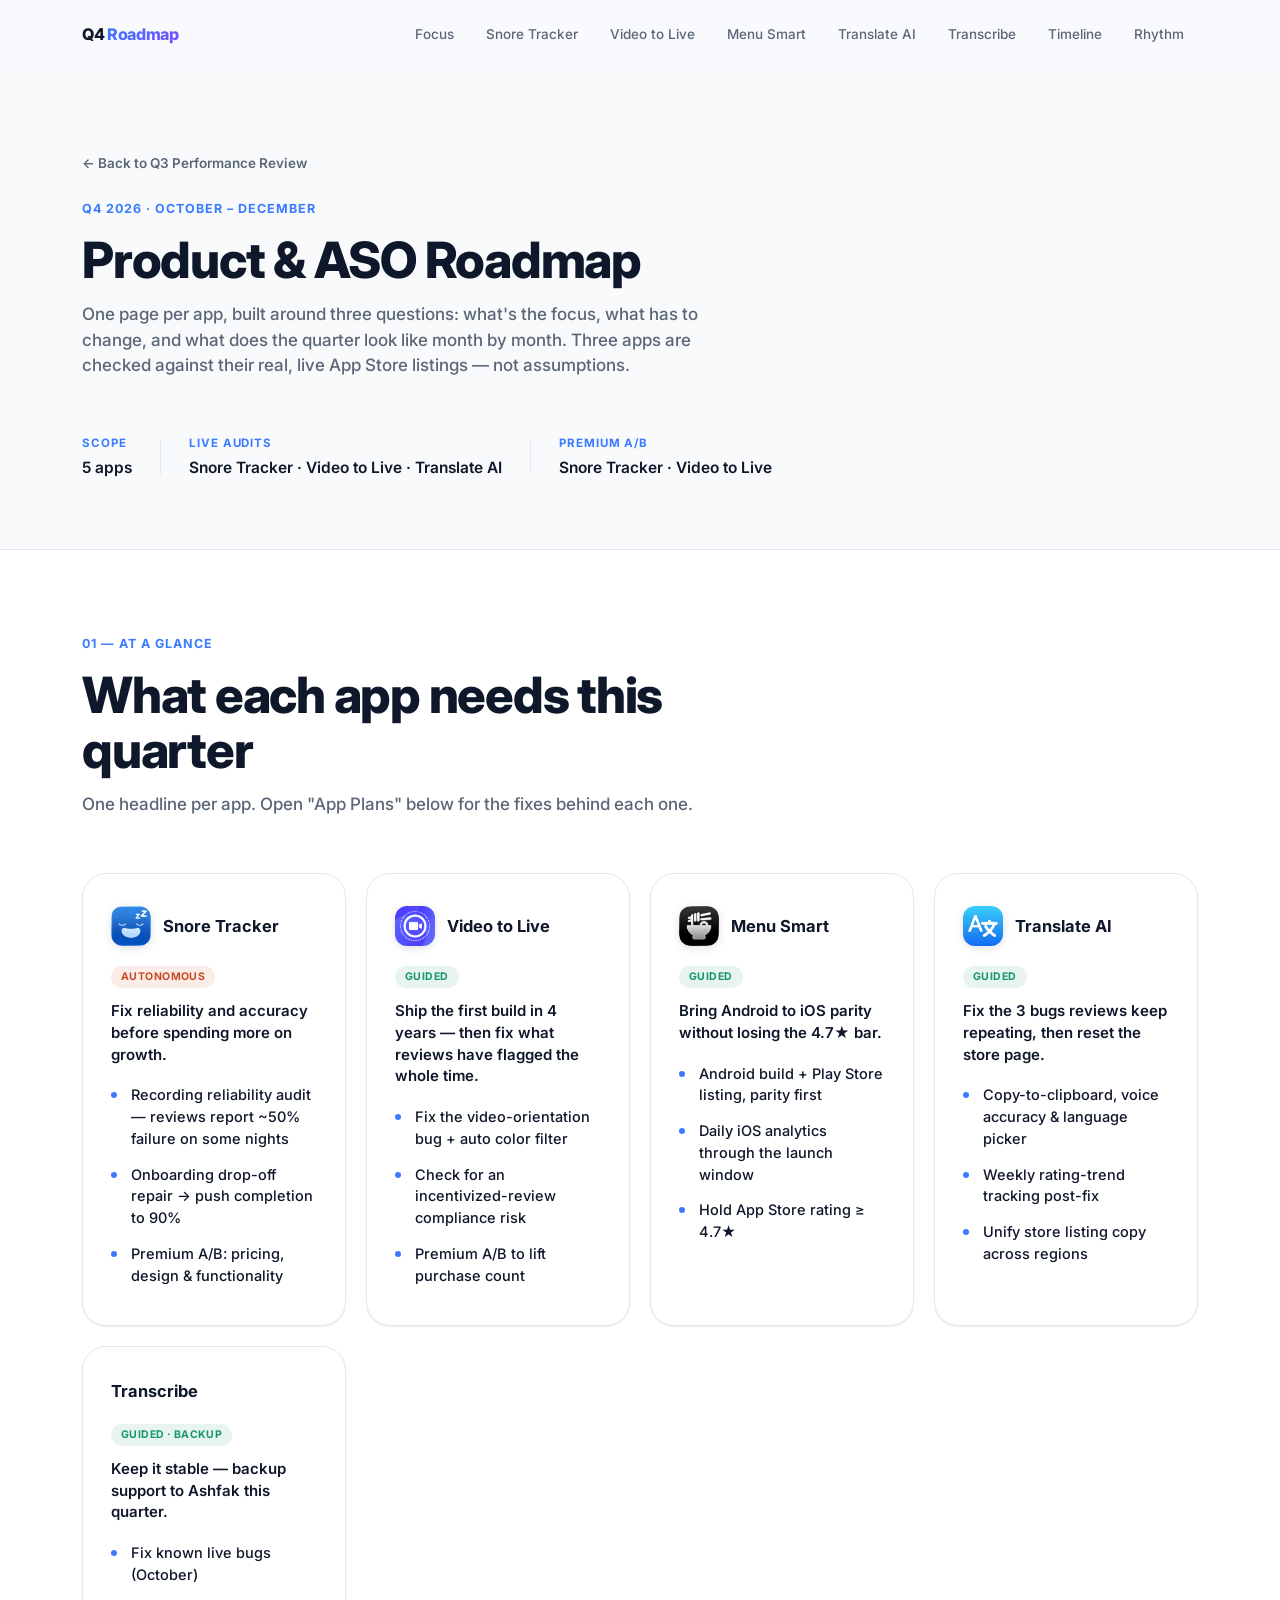
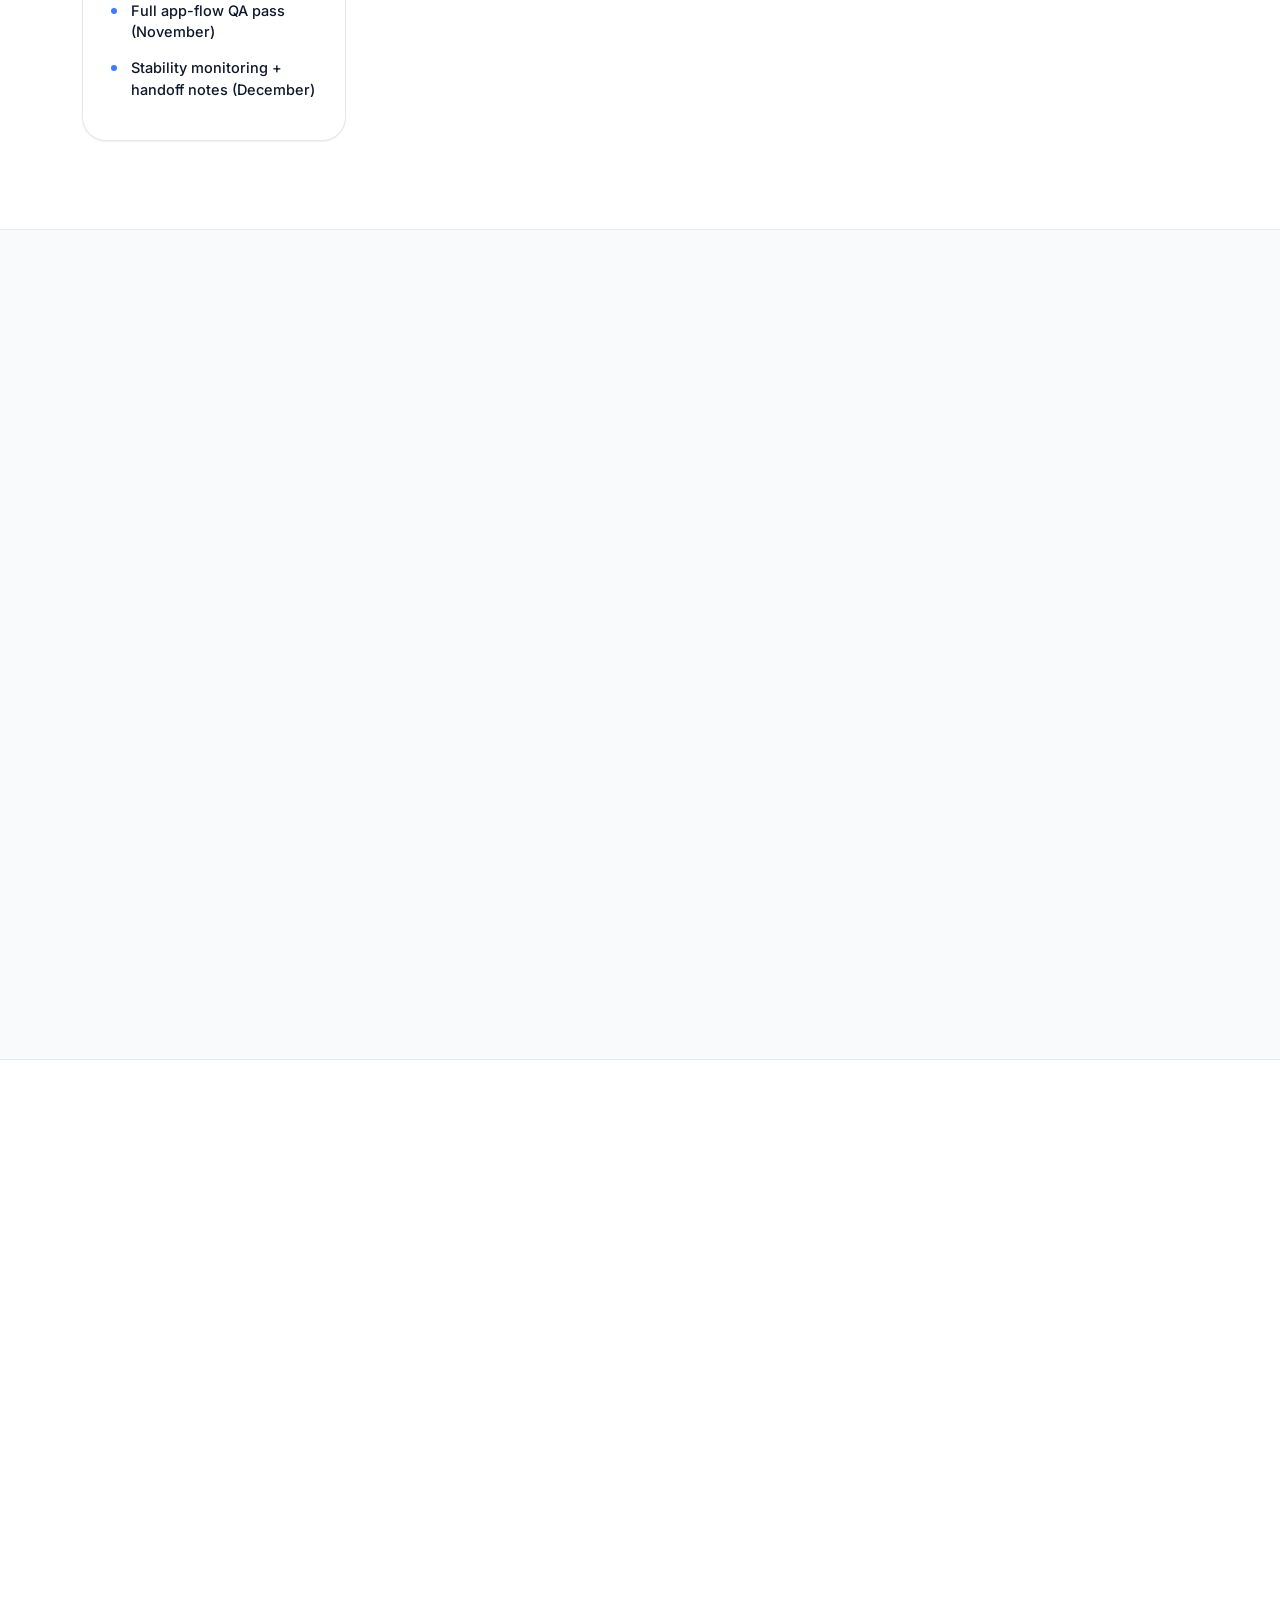
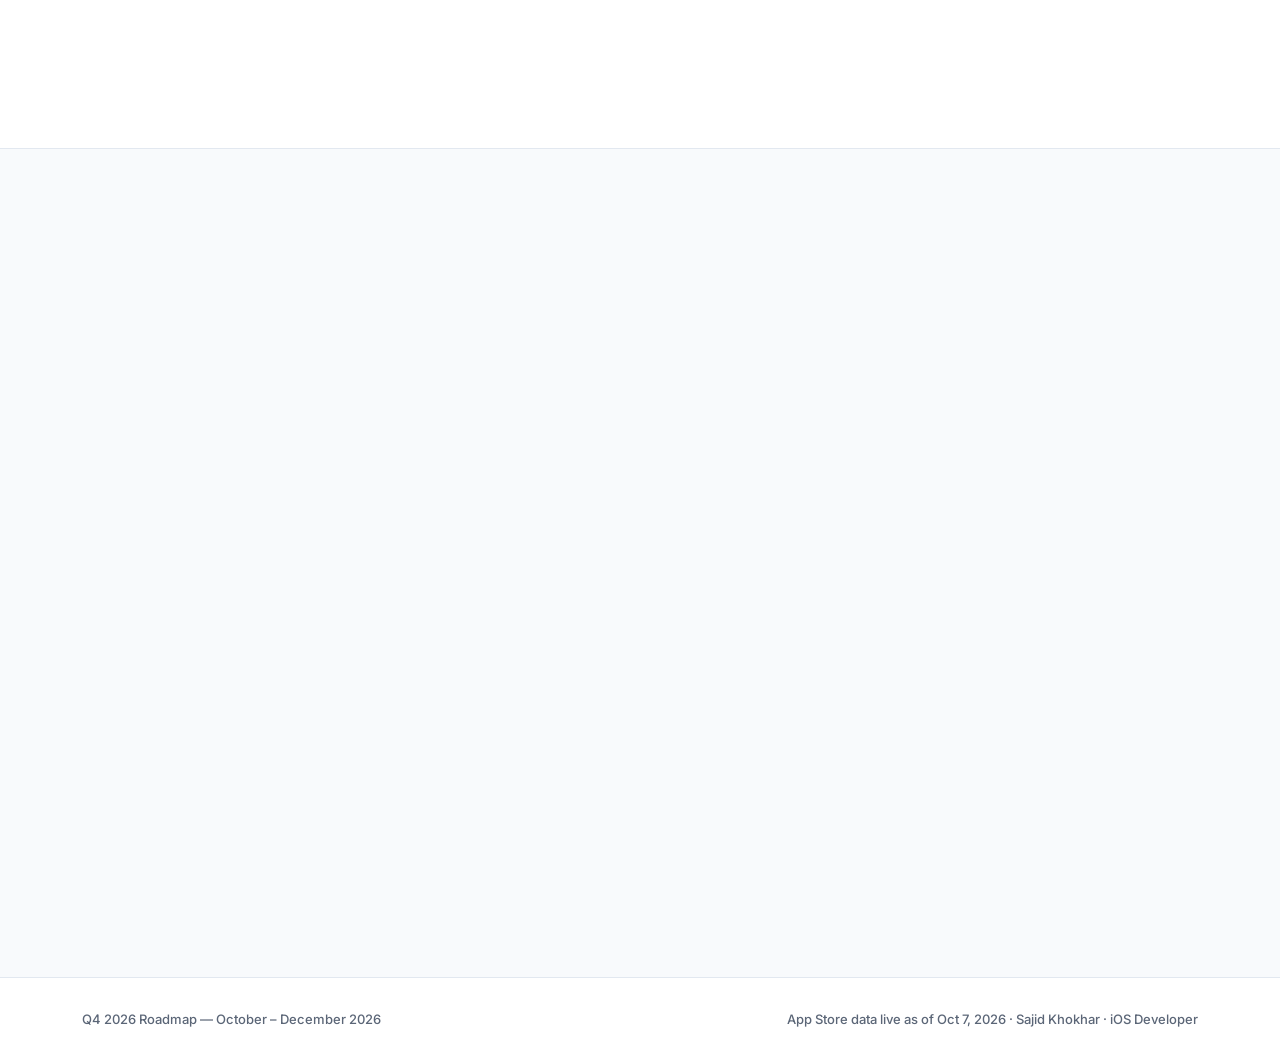
<file: q4-roadmap.html>
<!DOCTYPE html>
<html lang="en">

<head>
  <meta charset="UTF-8">
  <meta name="viewport" content="width=device-width, initial-scale=1.0">
  <title>Q4 2026 Roadmap — Sajid Khokhar</title>
  <link rel="preconnect" href="https://fonts.googleapis.com">
  <link rel="preconnect" href="https://fonts.gstatic.com" crossorigin>
  <link href="https://fonts.googleapis.com/css2?family=Inter:wght@400;500;600;700;800;900&display=swap"
    rel="stylesheet">
  <link rel="stylesheet" href="style.css">
</head>

<body>

  <div class="progress-bar" id="progressBar"></div>

  <header class="navbar" id="navbar">
    <div class="nav-inner">
      <a href="index.html" style="display:contents"><div class="nav-brand">Q4 <span>Roadmap</span></div></a>
      <button class="nav-toggle" id="navToggle" aria-label="Toggle navigation">
        <span></span><span></span><span></span>
      </button>
      <nav class="nav-links" id="navLinks">
        <a href="#focus" class="nav-link" data-nav>Focus</a>
        <a href="#snore" class="nav-link" data-nav>Snore Tracker</a>
        <a href="#video" class="nav-link" data-nav>Video to Live</a>
        <a href="#menu" class="nav-link" data-nav>Menu Smart</a>
        <a href="#translate" class="nav-link" data-nav>Translate AI</a>
        <a href="#transcribe" class="nav-link" data-nav>Transcribe</a>
        <a href="#timeline" class="nav-link" data-nav>Timeline</a>
        <a href="#rhythm" class="nav-link" data-nav>Rhythm</a>
      </nav>
    </div>
  </header>

  <main>

    <!-- ============ INTRO ============ -->
    <section class="section" id="intro" style="padding-top:150px; padding-bottom:70px;">
      <div class="container">
        <a href="index.html" class="crumb">&larr; Back to Q3 Performance Review</a>
        <div class="section-head fade-in">
          <span class="eyebrow">Q4 2026 · October – December</span>
          <h1 class="section-title">Product &amp; ASO Roadmap</h1>
          <p class="section-desc">One page per app, built around three questions: what's the focus, what has to
            change, and what does the quarter look like month by month. Three apps are checked against their real,
            live App Store listings — not assumptions.</p>
        </div>
        <div class="hero-meta fade-in" style="justify-content:flex-start; margin-top:0;">
          <div class="hero-meta-item">
            <span class="meta-label">Scope</span>
            <span class="meta-value">5 apps</span>
          </div>
          <div class="hero-meta-divider"></div>
          <div class="hero-meta-item">
            <span class="meta-label">Live audits</span>
            <span class="meta-value">Snore Tracker · Video to Live · Translate AI</span>
          </div>
          <div class="hero-meta-divider"></div>
          <div class="hero-meta-item">
            <span class="meta-label">Premium A/B</span>
            <span class="meta-value">Snore Tracker · Video to Live</span>
          </div>
        </div>
      </div>
    </section>

    <!-- ============ FOCUS AT A GLANCE ============ -->
    <section class="section section-alt" id="focus" style="padding-top:80px; padding-bottom:80px;">
      <div class="container">
        <div class="section-head fade-in">
          <span class="eyebrow">01 — At a Glance</span>
          <h2 class="section-title">What each app needs this quarter</h2>
          <p class="section-desc">One headline per app. Open "App Plans" below for the fixes behind each one.</p>
        </div>

        <div class="focus-grid">
          <div class="impact-col fade-in">
            <div class="focus-card-head">
              <img class="app-icon-img" src="images/snoretracker-icon.jpg" alt="">
              <h3>Snore Tracker</h3>
            </div>
            <span class="tier-chip tier-autonomous" style="margin-bottom:12px; display:inline-block;">Autonomous</span>
            <p class="focus-headline">Fix reliability and accuracy before spending more on growth.</p>
            <ul class="panel-list">
              <li>Recording reliability audit — reviews report ~50% failure on some nights</li>
              <li>Onboarding drop-off repair → push completion to 90%</li>
              <li>Premium A/B: pricing, design &amp; functionality</li>
            </ul>
          </div>

          <div class="impact-col fade-in">
            <div class="focus-card-head">
              <img class="app-icon-img" src="images/videotolive-icon.png" alt="">
              <h3>Video to Live</h3>
            </div>
            <span class="tier-chip tier-guided" style="margin-bottom:12px; display:inline-block;">Guided</span>
            <p class="focus-headline">Ship the first build in 4 years — then fix what reviews have flagged the whole
              time.</p>
            <ul class="panel-list">
              <li>Fix the video-orientation bug + auto color filter</li>
              <li>Check for an incentivized-review compliance risk</li>
              <li>Premium A/B to lift purchase count</li>
            </ul>
          </div>

          <div class="impact-col fade-in">
            <div class="focus-card-head">
              <img class="app-icon-img" src="images/menusmart-icon.png" alt="">
              <h3>Menu Smart</h3>
            </div>
            <span class="tier-chip tier-guided" style="margin-bottom:12px; display:inline-block;">Guided</span>
            <p class="focus-headline">Bring Android to iOS parity without losing the 4.7★ bar.</p>
            <ul class="panel-list">
              <li>Android build + Play Store listing, parity first</li>
              <li>Daily iOS analytics through the launch window</li>
              <li>Hold App Store rating ≥ 4.7★</li>
            </ul>
          </div>

          <div class="impact-col fade-in">
            <div class="focus-card-head">
              <img class="app-icon-img" src="images/translateai-icon.png" alt="">
              <h3>Translate AI</h3>
            </div>
            <span class="tier-chip tier-guided" style="margin-bottom:12px; display:inline-block;">Guided</span>
            <p class="focus-headline">Fix the 3 bugs reviews keep repeating, then reset the store page.</p>
            <ul class="panel-list">
              <li>Copy-to-clipboard, voice accuracy &amp; language picker</li>
              <li>Weekly rating-trend tracking post-fix</li>
              <li>Unify store listing copy across regions</li>
            </ul>
          </div>

          <div class="impact-col fade-in">
            <div class="focus-card-head">
              <h3>Transcribe</h3>
            </div>
            <span class="tier-chip tier-guided" style="margin-bottom:12px; display:inline-block;">Guided · Backup</span>
            <p class="focus-headline">Keep it stable — backup support to Ashfak this quarter.</p>
            <ul class="panel-list">
              <li>Fix known live bugs (October)</li>
              <li>Full app-flow QA pass (November)</li>
              <li>Stability monitoring + handoff notes (December)</li>
            </ul>
          </div>
        </div>
      </div>
    </section>

    <!-- ============ APP PLANS (expand for detail) ============ -->
    <section class="section" style="padding-top:90px; padding-bottom:60px;">
      <div class="container">
        <div class="section-head fade-in">
          <span class="eyebrow">02 — App Plans</span>
          <h2 class="section-title">The detail behind each focus</h2>
          <p class="section-desc">Click a card to expand. Left: what's changing. Right: what's broken today vs. the
            target.</p>
        </div>

        <div class="challenge-list">

          <!-- SNORE TRACKER -->
          <div class="cao-card fade-in" tabindex="0" id="snore">
            <div class="cao-head">
              <img class="app-icon-img" src="images/snoretracker-icon.jpg" alt="" style="margin-right:4px;">
              <span class="cao-num">01</span>
              <span class="cao-challenge">Snore Tracker</span>
              <span class="cao-head-tags">
                <span class="tier-chip tier-autonomous">Autonomous</span>
                <span class="rating-chip">★ 4.5 · 298</span>
              </span>
              <span class="cao-chevron">▾</span>
            </div>
            <div class="cao-body cao-body-rich">
              <div><span class="cao-label">Q4 actions</span>
                <ul class="cao-list">
                  <li>Re-run ASO keyword research (snore, snoring sounds, sleep apnea detector) and refresh
                    screenshots around the sound-analysis dashboard</li>
                  <li>Map the onboarding funnel step by step and fix the single biggest drop-off point first</li>
                  <li>Move the rating prompt to a positive moment (good-sleep result), gated so unhappy users go to
                    feedback instead</li>
                  <li>Run premium A/B tests across pricing (trial length), design (paywall layout) and functionality
                    (which feature unlocks first)</li>
                </ul>
              </div>
              <div class="cao-outcome-grid">
                <div class="cao-cons">
                  <span class="cao-label cao-label-cons">⚠ What's broken today</span>
                  <ul class="cao-list">
                    <li>Named directly against a competitor: "Download Snore Lab instead... not accurate"</li>
                    <li>A 1★ review reports recording fails ~50% of nights</li>
                    <li>No Apple Health integration — called "outdated," no AI insight</li>
                    <li>Happy users blocked from replaying recordings without paying</li>
                  </ul>
                </div>
                <div class="cao-pros">
                  <span class="cao-label cao-label-pros">✦ Q4 target</span>
                  <ul class="cao-list">
                    <li>Detection accuracy verified against a known test set</li>
                    <li>Onboarding completion at 90%</li>
                    <li>Apple Health integration shipped as a listing differentiator</li>
                    <li>Premium playback tested as an A/B variant, not just gated</li>
                  </ul>
                </div>
              </div>
              <p class="cao-source">Source: public App Store listing &amp; customer reviews, pulled live Oct 7, 2026.</p>
            </div>
          </div>

          <!-- VIDEO TO LIVE -->
          <div class="cao-card fade-in" tabindex="0" id="video">
            <div class="cao-head">
              <img class="app-icon-img" src="images/videotolive-icon.png" alt="" style="margin-right:4px;">
              <span class="cao-num">02</span>
              <span class="cao-challenge">Video to Live</span>
              <span class="cao-head-tags">
                <span class="tier-chip tier-guided">Guided</span>
                <span class="rating-chip">★ 4.5 · 4,245</span>
              </span>
              <span class="cao-chevron">▾</span>
            </div>
            <div class="cao-body cao-body-rich">
              <div><span class="cao-label">Q4 actions</span>
                <ul class="cao-list">
                  <li>Ship a build this quarter — fix the video-orientation and auto-filter bugs first</li>
                  <li>Confirm whether reviews are currently incentivized by a premium unlock, and remove it if so</li>
                  <li>Cap paywall/subscription-prompt frequency per session</li>
                  <li>Run premium A/B tests (pricing, paywall placement, hook feature) once trust issues are fixed</li>
                </ul>
              </div>
              <div class="cao-outcome-grid">
                <div class="cao-cons">
                  <span class="cao-label cao-label-cons">⚠ What's broken today</span>
                  <ul class="cao-list">
                    <li>Live build is v1.4 from Dec 2022 — unchanged for ~4 years across 4,245 ratings</li>
                    <li>Orientation bug squishes/flips Live Photos — reported independently 3×</li>
                    <li>Auto color filter can't be reverted to the original</li>
                    <li>Subscription popups called "so annoying" in multiple reviews</li>
                  </ul>
                </div>
                <div class="cao-pros">
                  <span class="cao-label cao-label-pros">✦ Q4 target</span>
                  <ul class="cao-list">
                    <li>First shipped build in 4 years</li>
                    <li>Orientation fixed + "original color" toggle added</li>
                    <li>No incentivized-review mechanic in the current flow</li>
                    <li>Purchase count lifted via A/B-tested premium flow</li>
                  </ul>
                </div>
              </div>
              <p class="cao-source">Source: public App Store listing &amp; customer reviews, pulled live Oct 7, 2026.</p>
            </div>
          </div>

          <!-- MENU SMART -->
          <div class="cao-card fade-in" tabindex="0" id="menu">
            <div class="cao-head">
              <img class="app-icon-img" src="images/menusmart-icon.png" alt="" style="margin-right:4px;">
              <span class="cao-num">03</span>
              <span class="cao-challenge">Menu Smart</span>
              <span class="cao-head-tags">
                <span class="tier-chip tier-guided">Guided</span>
              </span>
              <span class="cao-chevron">▾</span>
            </div>
            <div class="cao-body cao-body-rich">
              <div><span class="cao-label">Q4 actions</span>
                <ul class="cao-list">
                  <li>Build Android to feature + design parity with iOS — no scope creep before launch</li>
                  <li>Build the Play Store listing in parallel: feature graphic, screenshots, keyword parity</li>
                  <li>Daily iOS analytics check — installs, funnel, crash rate, new reviews — while the launch is
                    fresh</li>
                  <li>Trigger the rating prompt after a success moment (plan/recipe created), gated by satisfaction</li>
                </ul>
              </div>
              <div class="cao-outcome-grid">
                <div class="cao-cons">
                  <span class="cao-label cao-label-cons">⚠ Current gap</span>
                  <ul class="cao-list">
                    <li>Android doesn't exist yet — iOS-only</li>
                    <li>New iOS launch is fragile — drop-off is most visible and fixable right now</li>
                  </ul>
                </div>
                <div class="cao-pros">
                  <span class="cao-label cao-label-pros">✦ Q4 target</span>
                  <ul class="cao-list">
                    <li>Android closed beta (Nov) → soft launch (Dec)</li>
                    <li>App Store rating held at ≥ 4.7★ through the launch window</li>
                  </ul>
                </div>
              </div>
            </div>
          </div>

          <!-- TRANSLATE AI -->
          <div class="cao-card fade-in" tabindex="0" id="translate">
            <div class="cao-head">
              <img class="app-icon-img" src="images/translateai-icon.png" alt="" style="margin-right:4px;">
              <span class="cao-num">04</span>
              <span class="cao-challenge">Translate AI</span>
              <span class="cao-head-tags">
                <span class="tier-chip tier-guided">Guided</span>
                <span class="rating-chip">★ 4.4 · 328</span>
              </span>
              <span class="cao-chevron">▾</span>
            </div>
            <div class="cao-body cao-body-rich">
              <div><span class="cao-label">Q4 actions</span>
                <ul class="cao-list">
                  <li>Add a copy button to the translation result screen</li>
                  <li>Test speech-to-text accuracy/config — likely root cause, not the translation engine</li>
                  <li>Surface the language picker on the main screen instead of burying it</li>
                  <li>Show remaining free translations before the trial limit hits, not after</li>
                  <li>Standardize the store title/listing copy across the India and US storefronts</li>
                </ul>
              </div>
              <div class="cao-outcome-grid">
                <div class="cao-cons">
                  <span class="cao-label cao-label-cons">⚠ What's broken today</span>
                  <ul class="cao-list">
                    <li>Can't copy translated text — repeated across multiple reviews, blocks real use</li>
                    <li>Voice recognition misunderstands short spoken phrases</li>
                    <li>Users think only Spanish is supported — picker isn't discoverable</li>
                    <li>Trial limit feels like a "scam" when it hits with no warning</li>
                  </ul>
                </div>
                <div class="cao-pros">
                  <span class="cao-label cao-label-pros">✦ Q4 target</span>
                  <ul class="cao-list">
                    <li>Copy-to-clipboard shipped on the result screen</li>
                    <li>Rating trend tracked weekly after the first fix release</li>
                    <li>Store page reflects the rebuilt app's real feature set</li>
                  </ul>
                </div>
              </div>
              <p class="cao-source">Source: public App Store listing &amp; customer reviews, pulled live Oct 7, 2026.</p>
            </div>
          </div>

          <!-- TRANSCRIBE -->
          <div class="cao-card fade-in" tabindex="0" id="transcribe">
            <div class="cao-head">
              <span class="cao-num">05</span>
              <span class="cao-challenge">Transcribe</span>
              <span class="cao-head-tags">
                <span class="tier-chip tier-guided">Guided · Backup</span>
              </span>
              <span class="cao-chevron">▾</span>
            </div>
            <div class="cao-body">
              <div><span class="cao-label">Role this quarter</span>
                <p>Backup support to Ashfak (primary) — stability, not ASO or growth, is the job.</p>
              </div>
              <div><span class="cao-label">Plan</span>
                <p>Oct: triage and fix known bugs. Nov: full app-flow QA pass, log every gap found. Dec: monitor
                  crash/ANR trend and hand off a written summary to Ashfak for Q1 planning.</p>
              </div>
            </div>
          </div>

        </div>
      </div>
    </section>

    <!-- ============ TIMELINE ============ -->
    <section class="section section-alt" id="timeline" style="padding-top:90px; padding-bottom:90px;">
      <div class="container">
        <div class="section-head fade-in">
          <span class="eyebrow">03 — Quarter Timeline</span>
          <h2 class="section-title">Month by month</h2>
          <p class="section-desc">Every app runs the same rhythm — audit, then fix, then test &amp; scale — offset so
            review/rating work always follows a bug-fix pass.</p>
        </div>
        <div class="q4-table-wrap fade-in">
          <table class="q4-table">
            <tr>
              <th>App</th>
              <th>October</th>
              <th>November</th>
              <th>December</th>
            </tr>
            <tr>
              <td><img src="images/snoretracker-icon.jpg" alt="">Snore Tracker</td>
              <td>Funnel audit + ASO keyword refresh</td>
              <td>Onboarding + flow/UI fixes</td>
              <td>Premium A/B tests live</td>
            </tr>
            <tr>
              <td><img src="images/videotolive-icon.png" alt="">Video to Live</td>
              <td>Bug triage + review audit</td>
              <td>Ship first build in 4 years</td>
              <td>Premium A/B + purchase readout</td>
            </tr>
            <tr>
              <td><img src="images/menusmart-icon.png" alt="">Menu Smart</td>
              <td>Android build starts + iOS daily watch</td>
              <td>Android closed beta + iOS fixes</td>
              <td>Android soft launch</td>
            </tr>
            <tr>
              <td><img src="images/translateai-icon.png" alt="">Translate AI</td>
              <td>Bug fixes + review audit</td>
              <td>Ship fixes + rating strategy</td>
              <td>Track rating trend weekly</td>
            </tr>
            <tr>
              <td>Transcribe</td>
              <td>Fix live bugs</td>
              <td>Full flow QA</td>
              <td>Stability monitoring + handoff</td>
            </tr>
          </table>
        </div>
      </div>
    </section>

    <!-- ============ OPERATING RHYTHM ============ -->
    <section class="section" id="rhythm" style="padding-top:90px; padding-bottom:90px;">
      <div class="container">
        <div class="section-head fade-in">
          <span class="eyebrow">04 — Operating Rhythm</span>
          <h2 class="section-title">The cadence underneath every app</h2>
          <p class="section-desc">What keeps gaps and drops from sitting unnoticed for a month.</p>
        </div>

        <div class="columns-grid" style="grid-template-columns:repeat(4,1fr);">
          <div class="impact-col fade-in">
            <h3>Daily</h3>
            <ul class="panel-list">
              <li>Installs, crashes, funnel &amp; new reviews across all 5 apps</li>
              <li>Extra depth on Menu Smart iOS during its launch window</li>
              <li>Log anomalies same-day, not batched for the weekly review</li>
            </ul>
          </div>
          <div class="impact-col fade-in">
            <h3>Weekly</h3>
            <ul class="panel-list">
              <li>Keyword rank check for Snore Tracker &amp; Video to Live</li>
              <li>Review A/B test readouts; kill or extend variants</li>
              <li>Triage and respond to new store reviews</li>
            </ul>
          </div>
          <div class="impact-col fade-in">
            <h3>Monthly</h3>
            <ul class="panel-list">
              <li>Full funnel/cohort review per app</li>
              <li>Decide which A/B variants roll out to 100%</li>
              <li>Rating-trend report; re-prioritize next month</li>
            </ul>
          </div>
          <div class="impact-col impact-col-accent fade-in">
            <h3>End of quarter</h3>
            <ul class="panel-list">
              <li>Compile ASO performance + rating movement</li>
              <li>Confirm Android (Menu Smart) launch status</li>
              <li>Draft Q1 2027 priorities from what's still open</li>
            </ul>
          </div>
        </div>
      </div>
    </section>

  </main>

  <footer class="footer">
    <div class="container footer-inner">
      <span>Q4 2026 Roadmap — October – December 2026</span>
      <span>App Store data live as of Oct 7, 2026 · Sajid Khokhar · iOS Developer</span>
    </div>
  </footer>

  <script src="script.js"></script>
</body>

</html>
</file>
<file: style.css>
/* ===================== DESIGN TOKENS ===================== */
:root {
  --primary: #3A7BFF;
  --primary-tint: rgba(58,123,255,0.1);
  --secondary: #7A4DFF;
  --secondary-tint: rgba(122,77,255,0.1);
  --dark: #0F172A;
  --muted: #5B6677;
  --bg: #F8FAFC;
  --surface: #FFFFFF;
  --border: #E2E8F0;
  --good: #15976A;
  --good-tint: rgba(21,151,106,0.1);
  --warn: #C94A1F;
  --warn-tint: rgba(201,74,31,0.1);

  --gradient: linear-gradient(135deg, var(--primary), var(--secondary));
  --gradient-soft: linear-gradient(135deg, rgba(58,123,255,0.07), rgba(122,77,255,0.07));

  --shadow-sm: 0 1px 2px rgba(17,24,39,0.04), 0 1px 1px rgba(17,24,39,0.03);
  --shadow-md: 0 8px 24px rgba(17,24,39,0.06), 0 2px 6px rgba(17,24,39,0.04);
  --shadow-lg: 0 20px 48px rgba(17,24,39,0.10), 0 6px 16px rgba(17,24,39,0.06);

  --radius-sm: 10px;
  --radius-md: 16px;
  --radius-lg: 24px;

  --font: 'Inter', system-ui, -apple-system, 'Segoe UI', sans-serif;
}

/* ===================== RESET ===================== */
* { box-sizing: border-box; margin: 0; padding: 0; }
html { scroll-behavior: smooth; }
body {
  font-family: var(--font);
  background: var(--bg);
  color: var(--dark);
  line-height: 1.5;
  -webkit-font-smoothing: antialiased;
  overflow-x: hidden;
}
a { text-decoration: none; color: inherit; }
ul { list-style: none; }
img, svg { display: block; max-width: 100%; }
.container {
  width: 100%;
  max-width: 1180px;
  margin: 0 auto;
  padding: 0 32px;
}

/* ===================== SCROLL PROGRESS ===================== */
.progress-bar {
  position: fixed;
  top: 0; left: 0;
  height: 3px;
  width: 0%;
  background: var(--gradient);
  z-index: 1000;
  transition: width 0.08s linear;
}

/* ===================== NAVBAR ===================== */
.navbar {
  position: fixed;
  top: 0; left: 0; right: 0;
  z-index: 900;
  background: rgba(248,250,252,0.72);
  backdrop-filter: blur(14px) saturate(160%);
  -webkit-backdrop-filter: blur(14px) saturate(160%);
  border-bottom: 1px solid transparent;
  transition: border-color 0.3s ease, box-shadow 0.3s ease;
}
.navbar.scrolled {
  border-bottom-color: var(--border);
  box-shadow: 0 4px 20px rgba(17,24,39,0.04);
}
.nav-inner {
  max-width: 1180px;
  margin: 0 auto;
  padding: 16px 32px;
  display: flex;
  align-items: center;
  justify-content: space-between;
}
.nav-brand {
  font-weight: 800;
  font-size: 16px;
  letter-spacing: -0.02em;
  color: var(--dark);
}
.nav-brand span {
  background: var(--gradient);
  -webkit-background-clip: text;
  background-clip: text;
  color: transparent;
}
.nav-links {
  display: flex;
  gap: 4px;
}
.nav-link {
  font-size: 13.5px;
  font-weight: 500;
  color: var(--muted);
  padding: 8px 14px;
  border-radius: 999px;
  transition: color 0.2s ease, background 0.2s ease;
  white-space: nowrap;
}
.nav-link:hover { color: var(--dark); background: rgba(58,123,255,0.06); }
.nav-link.active { color: var(--primary); background: rgba(58,123,255,0.1); }

.nav-toggle {
  display: none;
  flex-direction: column;
  gap: 5px;
  background: none;
  border: none;
  cursor: pointer;
  padding: 6px;
}
.nav-toggle span {
  width: 22px;
  height: 2px;
  background: var(--dark);
  border-radius: 2px;
  transition: transform 0.25s ease, opacity 0.25s ease;
}

/* ===================== HERO ===================== */
.hero {
  position: relative;
  min-height: 100vh;
  display: flex;
  align-items: center;
  justify-content: center;
  overflow: hidden;
  padding: 140px 0 80px;
}
.hero-bg {
  position: absolute;
  inset: 0;
  z-index: 0;
  overflow: hidden;
}
.hero-grid {
  position: absolute;
  inset: 0;
  background-image:
    linear-gradient(rgba(17,24,39,0.025) 1px, transparent 1px),
    linear-gradient(90deg, rgba(17,24,39,0.025) 1px, transparent 1px);
  background-size: 56px 56px;
  mask-image: radial-gradient(ellipse 80% 60% at 50% 40%, black, transparent);
}
.hero-blob {
  position: absolute;
  border-radius: 50%;
  filter: blur(90px);
  opacity: 0.22;
  animation: float 16s ease-in-out infinite;
}
.blob-1 {
  width: 520px; height: 520px;
  background: radial-gradient(circle, var(--primary), transparent 70%);
  top: -160px; left: -120px;
}
.blob-2 {
  width: 460px; height: 460px;
  background: radial-gradient(circle, var(--secondary), transparent 70%);
  bottom: -160px; right: -100px;
  animation-delay: -8s;
}
@keyframes float {
  0%, 100% { transform: translate(0,0) scale(1); }
  50% { transform: translate(30px,-30px) scale(1.06); }
}

.hero-content {
  position: relative;
  z-index: 1;
  text-align: center;
  display: flex;
  flex-direction: column;
  align-items: center;
}
.badge {
  display: inline-flex;
  align-items: center;
  gap: 8px;
  background: var(--surface);
  border: 1px solid var(--border);
  color: var(--primary);
  font-size: 12.5px;
  font-weight: 600;
  letter-spacing: 0.02em;
  padding: 7px 16px;
  border-radius: 999px;
  box-shadow: var(--shadow-sm);
  margin-bottom: 28px;
}
.hero-title {
  font-size: clamp(42px, 7vw, 80px);
  font-weight: 900;
  letter-spacing: -0.035em;
  line-height: 1.04;
  color: var(--dark);
}
.hero-subtitle {
  margin-top: 18px;
  font-size: clamp(18px, 2.4vw, 24px);
  font-weight: 600;
  color: var(--muted);
}
.hero-meta {
  margin-top: 36px;
  display: flex;
  align-items: center;
  gap: 28px;
  flex-wrap: wrap;
  justify-content: center;
}
.hero-meta-item {
  display: flex;
  flex-direction: column;
  gap: 4px;
  text-align: left;
}
.meta-label {
  font-size: 11.5px;
  font-weight: 700;
  text-transform: uppercase;
  letter-spacing: 0.08em;
  color: var(--primary);
}
.meta-value {
  font-size: 15.5px;
  font-weight: 600;
  color: var(--dark);
  max-width: 320px;
}
.hero-meta-divider {
  width: 1px;
  height: 34px;
  background: var(--border);
}
.hero-presenter {
  margin-top: 28px;
  font-size: 15px;
  color: var(--muted);
}
.hero-presenter strong { color: var(--dark); font-weight: 700; }
.hero-cta {
  margin-top: 40px;
  display: flex;
  gap: 16px;
  flex-wrap: wrap;
  justify-content: center;
}

.btn {
  display: inline-flex;
  align-items: center;
  justify-content: center;
  padding: 14px 28px;
  border-radius: 999px;
  font-size: 14.5px;
  font-weight: 600;
  transition: transform 0.2s ease, box-shadow 0.2s ease, background 0.2s ease;
}
.btn-primary {
  background: var(--gradient);
  color: #fff;
  box-shadow: 0 10px 24px rgba(58,123,255,0.28);
}
.btn-primary:hover { transform: translateY(-2px); box-shadow: 0 14px 30px rgba(58,123,255,0.36); }
.btn-secondary {
  background: var(--surface);
  color: var(--dark);
  border: 1px solid var(--border);
}
.btn-secondary:hover { transform: translateY(-2px); box-shadow: var(--shadow-md); }

.scroll-cue {
  position: absolute;
  bottom: 36px;
  left: 50%;
  transform: translateX(-50%);
  width: 24px;
  height: 38px;
  border: 1.6px solid var(--border);
  border-radius: 20px;
  z-index: 1;
}
.scroll-cue span {
  position: absolute;
  top: 7px; left: 50%;
  width: 4px; height: 8px;
  background: var(--primary);
  border-radius: 3px;
  transform: translateX(-50%);
  animation: scrollcue 1.8s ease-in-out infinite;
}
@keyframes scrollcue {
  0% { opacity: 1; top: 7px; }
  60% { opacity: 0; top: 18px; }
  100% { opacity: 0; top: 18px; }
}

/* ===================== SECTIONS ===================== */
.section { padding: 120px 0; }
.section-alt { background: var(--surface); border-top: 1px solid var(--border); border-bottom: 1px solid var(--border); }

.section-head { max-width: 680px; margin-bottom: 56px; }
.eyebrow {
  display: inline-block;
  font-size: 12.5px;
  font-weight: 700;
  letter-spacing: 0.08em;
  text-transform: uppercase;
  color: var(--primary);
  margin-bottom: 14px;
}
.section-title {
  font-size: clamp(32px, 4.2vw, 50px);
  font-weight: 800;
  letter-spacing: -0.025em;
  color: var(--dark);
  line-height: 1.1;
}
.section-desc {
  margin-top: 14px;
  font-size: 17px;
  color: var(--muted);
  font-weight: 500;
}
.subhead {
  font-size: 22px;
  font-weight: 700;
  color: var(--dark);
  margin: 48px 0 20px;
}

/* ===================== FADE-IN ===================== */
.fade-in {
  opacity: 0;
  transform: translateY(24px);
  transition: opacity 0.7s cubic-bezier(.2,.7,.3,1), transform 0.7s cubic-bezier(.2,.7,.3,1);
}
.fade-in.visible { opacity: 1; transform: translateY(0); }

/* ===================== CONTRIBUTION GRID ===================== */
.contribution-grid {
  display: grid;
  grid-template-columns: repeat(4, 1fr);
  gap: 20px;
}
.contrib-card {
  background: var(--surface);
  border: 1px solid var(--border);
  border-radius: var(--radius-md);
  padding: 28px 24px;
  box-shadow: var(--shadow-sm);
  transition: transform 0.3s ease, box-shadow 0.3s ease, border-color 0.3s ease;
  position: relative;
}
.contrib-card[data-size="large"] {
  grid-column: span 2;
  grid-row: span 1;
  border-left: 3px solid var(--primary);
}
.contrib-card:hover {
  transform: translateY(-6px);
  box-shadow: var(--shadow-lg);
  border-color: rgba(58,123,255,0.25);
}
.contrib-icon {
  width: 44px; height: 44px;
  border-radius: 12px;
  background: var(--primary-tint);
  color: var(--primary);
  display: flex; align-items: center; justify-content: center;
  padding: 10px;
  margin-bottom: 18px;
}
.contrib-icon-img {
  background: none;
  padding: 0;
  overflow: hidden;
}
.app-icon-img {
  width: 44px;
  height: 44px;
  border-radius: 12px;
  object-fit: cover;
  display: block;
  box-shadow: 0 2px 8px rgba(0,0,0,0.12);
}
.contrib-card h3 { font-size: 19px; font-weight: 700; margin-bottom: 8px; }
.contrib-card p { font-size: 14.5px; color: var(--muted); margin-bottom: 14px; }
.contrib-tag {
  display: inline-block;
  font-size: 11.5px;
  font-weight: 700;
  letter-spacing: 0.03em;
  text-transform: uppercase;
  color: var(--primary);
  background: var(--primary-tint);
  padding: 5px 12px;
  border-radius: 999px;
}

/* ===================== HIGHLIGHT BANNER ===================== */
.highlight-banner {
  background: var(--dark);
  color: #fff;
  font-size: 19px;
  font-weight: 600;
  padding: 26px 32px;
  border-radius: var(--radius-md);
  margin-bottom: 48px;
  border-left: 4px solid var(--primary);
  box-shadow: var(--shadow-md);
}

/* ===================== JOURNEY ===================== */
.journey {
  display: flex;
  align-items: center;
  flex-wrap: wrap;
  gap: 10px;
  margin-bottom: 36px;
}
.journey-step {
  display: flex;
  align-items: center;
  gap: 10px;
  background: var(--surface);
  border: 1px solid var(--border);
  padding: 12px 18px;
  border-radius: 999px;
  font-weight: 600;
  font-size: 14.5px;
  box-shadow: var(--shadow-sm);
}
.journey-num {
  width: 24px; height: 24px;
  border-radius: 50%;
  background: var(--primary);
  color: #fff;
  font-size: 12px;
  font-weight: 700;
  display: flex; align-items: center; justify-content: center;
  flex-shrink: 0;
}
.journey-arrow { color: var(--muted); font-size: 16px; }

/* ===================== CHIP GRID ===================== */
.chip-grid {
  display: flex;
  flex-wrap: wrap;
  gap: 10px;
  margin-bottom: 48px;
}
.chip-grid-center { justify-content: center; }
.chip {
  background: var(--surface);
  border: 1px solid var(--border);
  padding: 10px 16px;
  border-radius: 10px;
  font-size: 13.5px;
  font-weight: 600;
  color: var(--dark);
  box-shadow: var(--shadow-sm);
  transition: border-color 0.2s ease, transform 0.2s ease;
}
.chip:hover { border-color: var(--primary); transform: translateY(-2px); }

/* ===================== CHALLENGE CARD (MenuSmart) ===================== */
.challenge-card {
  background: var(--surface);
  border: 1px solid var(--border);
  border-radius: var(--radius-lg);
  padding: 36px;
  box-shadow: var(--shadow-md);
  margin-bottom: 20px;
}
.challenge-head {
  display: flex;
  align-items: flex-start;
  gap: 16px;
  margin-bottom: 32px;
}
.challenge-icon {
  width: 42px; height: 42px;
  border-radius: 12px;
  background: rgba(224,87,43,0.1);
  color: var(--warn);
  display: flex; align-items: center; justify-content: center;
  flex-shrink: 0;
  padding: 9px;
}
.challenge-label {
  font-size: 12px;
  font-weight: 700;
  text-transform: uppercase;
  letter-spacing: 0.05em;
  color: var(--warn);
}
.challenge-text {
  font-size: 18px;
  font-weight: 600;
  color: var(--dark);
  margin-top: 6px;
}

/* ===================== FLOW VERTICAL ===================== */
.flow-vertical {
  display: flex;
  flex-direction: column;
  align-items: center;
}
.flow-node {
  background: var(--bg);
  border: 1px solid var(--border);
  padding: 14px 24px;
  border-radius: 12px;
  font-size: 14.5px;
  font-weight: 600;
  color: var(--dark);
  text-align: center;
  min-width: 260px;
}
.flow-node-warn { background: rgba(224,87,43,0.08); border-color: rgba(224,87,43,0.25); color: var(--warn); }
.flow-node-good { background: rgba(31,169,113,0.08); border-color: rgba(31,169,113,0.3); color: var(--good); }
.flow-line { width: 1.6px; height: 20px; background: var(--border); }

/* ===================== IMPACT ROW ===================== */
.impact-row { margin-top: 16px; }
.impact-grid {
  display: grid;
  grid-template-columns: repeat(4, 1fr);
  gap: 16px;
}
.impact-item {
  background: var(--surface);
  border: 1px solid var(--border);
  border-left: 3px solid var(--primary);
  padding: 18px 20px;
  border-radius: 10px;
  font-size: 14.5px;
  font-weight: 600;
  box-shadow: var(--shadow-sm);
}

/* ===================== TRIPTYCH (Video to Live) ===================== */
.triptych {
  display: grid;
  grid-template-columns: repeat(3, 1fr);
  gap: 20px;
  margin-bottom: 48px;
}
.triptych-col {
  background: var(--surface);
  border: 1px solid var(--border);
  border-radius: var(--radius-md);
  padding: 28px 24px;
  box-shadow: var(--shadow-sm);
}
.triptych-col-center {
  background: var(--gradient-soft);
  border-color: rgba(58,123,255,0.25);
  transform: scale(1.03);
}
.triptych-label {
  display: block;
  font-size: 12px;
  font-weight: 700;
  text-transform: uppercase;
  letter-spacing: 0.06em;
  color: var(--primary);
  margin-bottom: 16px;
}
.triptych-list li {
  font-size: 14.5px;
  font-weight: 600;
  padding: 8px 0;
  border-bottom: 1px solid var(--border);
}
.triptych-list li:last-child { border-bottom: none; }

/* ===================== TOGGLE TABS ===================== */
.toggle-tabs {
  position: relative;
  display: inline-flex;
  background: var(--surface);
  border: 1px solid var(--border);
  border-radius: 999px;
  padding: 4px;
  margin-bottom: 28px;
  box-shadow: var(--shadow-sm);
}
.toggle-thumb {
  position: absolute;
  top: 4px;
  left: 4px;
  width: calc(50% - 4px);
  height: calc(100% - 8px);
  background: var(--primary);
  border-radius: 999px;
  transition: transform 0.4s cubic-bezier(.65,0,.35,1);
  z-index: 0;
}
.toggle-tabs[data-active="after"] .toggle-thumb {
  transform: translateX(100%);
  background: var(--good);
}
.toggle-tab {
  position: relative;
  z-index: 1;
  border: none;
  background: transparent;
  min-width: 96px;
  padding: 10px 24px;
  border-radius: 999px;
  font-size: 13.5px;
  font-weight: 700;
  color: var(--muted);
  cursor: pointer;
  transition: color 0.3s ease;
}
.toggle-tab.active {
  color: #fff;
}

.permission-viz {
  background: var(--surface);
  border: 1px solid var(--border);
  border-radius: var(--radius-lg);
  padding: 48px 40px;
  box-shadow: var(--shadow-md);
  margin-bottom: 36px;
  display: grid;
}
.permission-panel {
  grid-area: 1 / 1;
  display: flex;
  flex-direction: column;
  align-items: center;
  width: 100%;
  opacity: 0;
  transform: translateY(14px) scale(0.98);
  pointer-events: none;
  visibility: hidden;
  transition: opacity 0.45s cubic-bezier(.4,0,.2,1), transform 0.45s cubic-bezier(.4,0,.2,1), visibility 0s linear 0.45s;
}
.permission-panel.is-active {
  opacity: 1;
  transform: translateY(0) scale(1);
  pointer-events: auto;
  visibility: visible;
  transition: opacity 0.45s cubic-bezier(.4,0,.2,1), transform 0.45s cubic-bezier(.4,0,.2,1);
}

/* ---- Permission before/after phone comparison ---- */
.permission-compare {
  display: flex;
  align-items: center;
  justify-content: center;
  gap: 56px;
  flex-wrap: wrap;
  width: 100%;
}
.phone-col {
  display: flex;
  flex-direction: column;
  align-items: center;
  gap: 16px;
  flex-shrink: 0;
}
.phone-mockup {
  position: relative;
  width: 216px;
  background: #0b0d12;
  border-radius: 38px;
  padding: 9px;
  box-shadow: 0 28px 56px rgba(17,24,39,0.22), 0 0 0 1.5px rgba(17,24,39,0.05);
}
.phone-mockup::before {
  content: "";
  position: absolute;
  top: 18px;
  left: 50%;
  transform: translateX(-50%);
  width: 64px;
  height: 18px;
  background: #0b0d12;
  border-radius: 14px;
  z-index: 2;
  box-shadow: inset 0 0 0 1px rgba(255,255,255,0.06);
}
.phone-mockup-warn { box-shadow: 0 28px 56px rgba(224,87,43,0.18), 0 0 0 1.5px rgba(224,87,43,0.15); }
.phone-mockup-good { box-shadow: 0 28px 56px rgba(31,169,113,0.18), 0 0 0 1.5px rgba(31,169,113,0.18); }
.phone-screen {
  position: relative;
  z-index: 1;
  width: 100%;
  display: block;
  border-radius: 29px;
  aspect-ratio: 1170 / 2532;
  object-fit: cover;
  background: #000;
}
.phone-caption {
  font-size: 12.5px;
  font-weight: 700;
  letter-spacing: 0.02em;
  padding: 5px 14px;
  border-radius: 999px;
  background: var(--bg);
  border: 1px solid var(--border);
  color: var(--muted);
}
.phone-caption-warn { color: var(--warn); background: rgba(224,87,43,0.08); border-color: rgba(224,87,43,0.25); }
.phone-caption-good { color: var(--good); background: rgba(31,169,113,0.08); border-color: rgba(31,169,113,0.25); }

.permission-flow-side {
  display: flex;
  flex-direction: column;
  align-items: center;
}
.permission-flow-label {
  display: block;
  font-size: 11.5px;
  font-weight: 700;
  text-transform: uppercase;
  letter-spacing: 0.06em;
  color: var(--primary);
  margin-bottom: 18px;
}

.outcome-strip {
  display: flex;
  flex-wrap: wrap;
  align-items: center;
  justify-content: center;
  gap: 14px;
  background: var(--dark);
  color: #fff;
  font-weight: 700;
  font-size: 15px;
  padding: 24px 32px;
  border-radius: var(--radius-md);
  text-align: center;
}
.outcome-strip .plus { opacity: 0.45; font-weight: 400; color: var(--primary); }

/* ===================== BRIDGE (Cross-Platform) ===================== */
.bridge-grid {
  display: grid;
  grid-template-columns: 1fr auto 1fr;
  gap: 32px;
  align-items: stretch;
}
.bridge-panel {
  background: var(--surface);
  border: 1px solid var(--border);
  border-radius: var(--radius-lg);
  padding: 32px;
  box-shadow: var(--shadow-md);
}
.bridge-tag {
  display: inline-block;
  font-size: 11.5px;
  font-weight: 700;
  text-transform: uppercase;
  letter-spacing: 0.05em;
  color: var(--primary);
  background: var(--primary-tint);
  padding: 5px 12px;
  border-radius: 999px;
  margin-bottom: 14px;
}
.bridge-tag-secondary { color: var(--secondary); background: var(--secondary-tint); }

/* Platform icons in cross-platform section */
.platform-icon-row {
  display: flex;
  align-items: center;
  gap: 10px;
  margin-bottom: 4px;
}
.platform-icon-row .bridge-tag { margin-bottom: 0; }
.platform-icon {
  width: 32px;
  height: 32px;
  border-radius: 8px;
  padding: 5px;
  flex-shrink: 0;
}
.platform-icon-ios {
  background: #1c1c1e;
  color: #fff;
}
.platform-icon-android {
  background: #3ddc84;
  color: #fff;
}
.bridge-node {
  display: flex;
  align-items: center;
  justify-content: center;
  gap: 6px;
}
.bridge-panel h3 { font-size: 22px; font-weight: 700; margin-bottom: 16px; }
.panel-list li {
  font-size: 14.5px;
  font-weight: 500;
  color: var(--dark);
  padding: 7px 0 7px 20px;
  position: relative;
}
.panel-list li::before {
  content: "";
  position: absolute;
  left: 0; top: 15px;
  width: 6px; height: 6px;
  border-radius: 50%;
  background: var(--primary);
}
.panel-note {
  margin-top: 18px;
  font-size: 14px;
  color: var(--muted);
  font-style: italic;
  border-top: 1px solid var(--border);
  padding-top: 16px;
}
.bridge-center {
  display: flex;
  flex-direction: column;
  align-items: center;
  justify-content: center;
  gap: 10px;
  min-width: 120px;
  padding: 24px 0;
}
.bridge-node {
  width: 68px; height: 68px;
  border-radius: 50%;
  background: var(--primary);
  color: #fff;
  font-weight: 700;
  font-size: 11.5px;
  letter-spacing: -0.01em;
  display: flex; flex-direction: column; align-items: center; justify-content: center;
  gap: 2px;
  box-shadow: 0 8px 20px -6px rgba(58,123,255,0.45);
  flex-shrink: 0;
}
.bridge-node-secondary { background: var(--secondary); box-shadow: 0 8px 20px -6px rgba(124,58,237,0.45); }
.bridge-line { width: 2px; flex: 1; min-height: 32px; background: linear-gradient(var(--border), var(--border)); }
.bridge-label {
  font-size: 12.5px;
  font-weight: 700;
  text-align: center;
  color: var(--secondary);
  text-transform: uppercase;
  letter-spacing: 0.04em;
}

/* ===================== ENGINEERING CARDS ===================== */
.engineering-grid {
  display: grid;
  grid-template-columns: repeat(2, 1fr);
  gap: 28px;
}
.eng-card {
  background: var(--surface);
  border: 1px solid var(--border);
  border-radius: var(--radius-lg);
  padding: 36px;
  box-shadow: var(--shadow-md);
}
.eng-card h3 { font-size: 23px; font-weight: 700; margin-bottom: 10px; }
.eng-desc { font-size: 15px; color: var(--muted); margin-bottom: 26px; }
.eng-used { font-size: 13.5px; color: var(--muted); margin: 18px 0; }

.flow-horizontal {
  display: flex;
  align-items: center;
  gap: 8px;
  flex-wrap: wrap;
  margin-bottom: 24px;
}
.flow-pill {
  background: var(--bg);
  border: 1px solid var(--border);
  padding: 10px 16px;
  border-radius: 999px;
  font-size: 13px;
  font-weight: 600;
  white-space: nowrap;
}
.flow-pill-accent { background: rgba(122,77,255,0.1); border-color: rgba(122,77,255,0.3); color: var(--secondary); }
.flow-pill-good { background: rgba(31,169,113,0.1); border-color: rgba(31,169,113,0.3); color: var(--good); }
.flow-arrow { color: var(--muted); font-size: 14px; }

/* ===================== NETWORK (Team Impact) ===================== */
.network {
  position: relative;
  height: 420px;
  margin-bottom: 48px;
}
.network-lines { position: absolute; inset: 0; width: 100%; height: 100%; }
.network-lines line { stroke: var(--border); stroke-width: 1.6; }
.network-node {
  position: absolute;
  transform: translate(-50%, -50%);
  background: var(--surface);
  border: 1px solid var(--border);
  border-radius: 999px;
  padding: 12px 22px;
  font-size: 13.5px;
  font-weight: 700;
  box-shadow: var(--shadow-sm);
  white-space: nowrap;
}
.network-center {
  top: 50%; left: 50%;
  background: var(--gradient);
  color: #fff;
  padding: 20px 30px;
  display: flex;
  flex-direction: column;
  align-items: center;
  gap: 2px;
  box-shadow: 0 14px 30px rgba(58,123,255,0.3);
  z-index: 2;
}
.network-center strong { font-size: 16px; }
.network-center span { font-size: 11.5px; font-weight: 500; opacity: 0.85; }

.two-col {
  display: grid;
  grid-template-columns: repeat(2, 1fr);
  gap: 28px;
  margin-bottom: 48px;
}
.info-card {
  background: var(--surface);
  border: 1px solid var(--border);
  border-radius: var(--radius-lg);
  padding: 32px;
  box-shadow: var(--shadow-sm);
}
.info-card h3 { font-size: 20px; font-weight: 700; margin-bottom: 16px; }

.pull-quote {
  font-size: 22px;
  font-weight: 600;
  line-height: 1.5;
  color: var(--dark);
  text-align: center;
  max-width: 820px;
  margin: 0 auto;
  padding: 8px 0;
  position: relative;
}

/* ===================== PIPELINE (Quality) ===================== */
.pipeline {
  display: flex;
  align-items: center;
  flex-wrap: wrap;
  gap: 8px;
  margin-bottom: 40px;
}
.pipeline-step {
  display: flex;
  align-items: center;
  gap: 10px;
  background: var(--surface);
  border: 1px solid var(--border);
  padding: 14px 20px;
  border-radius: 12px;
  font-weight: 700;
  font-size: 14.5px;
  box-shadow: var(--shadow-sm);
}
.pipeline-num {
  width: 22px; height: 22px;
  border-radius: 50%;
  background: var(--primary);
  color: #fff;
  font-size: 11.5px;
  display: flex; align-items: center; justify-content: center;
}
.pipeline-arrow { color: var(--muted); }

.panel-list-centered { display: flex; justify-content: center; margin-bottom: 20px; }

.example-card {
  background: var(--surface);
  border: 1px solid var(--border);
  border-radius: var(--radius-lg);
  padding: 36px;
  box-shadow: var(--shadow-md);
  margin: 40px 0;
  max-width: 560px;
}
.example-tag {
  display: inline-block;
  font-size: 11.5px;
  font-weight: 700;
  text-transform: uppercase;
  letter-spacing: 0.05em;
  color: var(--secondary);
  background: rgba(122,77,255,0.08);
  padding: 5px 12px;
  border-radius: 999px;
  margin-bottom: 14px;
}
.example-card h3 { font-size: 22px; font-weight: 800; margin-bottom: 24px; }
.example-note {
  margin-top: 20px;
  font-size: 13.5px;
  color: var(--muted);
  font-style: italic;
  text-align: center;
}

/* ===================== CHALLENGES (CAO cards) ===================== */
.challenge-list {
  display: flex;
  flex-direction: column;
  gap: 12px;
}
.cao-card {
  background: var(--bg);
  border: 1px solid var(--border);
  border-radius: 14px;
  padding: 0 24px;
  cursor: pointer;
  transition: border-color 0.2s ease, box-shadow 0.2s ease;
}
.cao-card:hover { border-color: rgba(58,123,255,0.3); }
.cao-head {
  display: flex;
  align-items: center;
  gap: 18px;
  padding: 20px 0;
}
.cao-num {
  font-size: 13px;
  font-weight: 800;
  color: var(--primary);
  background: rgba(58,123,255,0.08);
  width: 32px; height: 32px;
  border-radius: 8px;
  display: flex; align-items: center; justify-content: center;
  flex-shrink: 0;
}
.cao-challenge {
  flex: 1;
  font-size: 15.5px;
  font-weight: 700;
  color: var(--dark);
}
.cao-chevron {
  color: var(--muted);
  transition: transform 0.25s ease;
  flex-shrink: 0;
}
.cao-card.open .cao-chevron { transform: rotate(180deg); color: var(--primary); }
.cao-body {
  display: grid;
  grid-template-columns: 1fr 1fr;
  gap: 24px;
  max-height: 0;
  opacity: 0;
  padding-left: 50px;
  transition: max-height 0.35s ease, opacity 0.3s ease, padding 0.35s ease;
}
.cao-card.open .cao-body {
  opacity: 1;
  padding-bottom: 24px;
}
.cao-label {
  font-size: 11.5px;
  font-weight: 700;
  text-transform: uppercase;
  letter-spacing: 0.05em;
  color: var(--secondary);
}
.cao-label-cons { color: #e05c5c; }
.cao-label-pros { color: #3dba7b; }
.cao-body p { font-size: 14.5px; margin-top: 6px; color: var(--dark); }

/* Rich cao body (API cost card) */
.cao-body-rich {
  display: flex;
  flex-direction: column;
  gap: 20px;
  padding-bottom: 0;
  padding-left: 50px;
}
.cao-card.open .cao-body-rich { padding-bottom: 28px; }
.cao-list {
  list-style: none;
  margin: 8px 0 0 0;
  padding: 0;
  display: flex;
  flex-direction: column;
  gap: 6px;
}
.cao-list li {
  font-size: 13.5px;
  color: var(--dark);
  padding-left: 16px;
  position: relative;
  line-height: 1.55;
}
.cao-list li::before {
  content: '–';
  position: absolute;
  left: 0;
  color: var(--secondary);
}
.cao-outcome-grid {
  display: grid;
  grid-template-columns: 1fr 1fr;
  align-items: start;
  gap: 16px;
  margin-top: 20px;
}
.cao-cons, .cao-pros {
  border-radius: 12px;
  padding: 16px 18px;
}
.cao-cons {
  background: rgba(224, 92, 92, 0.07);
  border: 1px solid rgba(224, 92, 92, 0.2);
}
.cao-pros {
  background: rgba(61, 186, 123, 0.07);
  border: 1px solid rgba(61, 186, 123, 0.2);
}
.cao-cons .cao-list li::before { color: #e05c5c; }
.cao-pros .cao-list li::before { color: #3dba7b; }
@media (max-width: 600px) { .cao-outcome-grid { grid-template-columns: 1fr; } }

/* ===================== COLUMNS (Q4 Focus) ===================== */
.columns-grid {
  display: grid;
  grid-template-columns: repeat(3, 1fr);
  gap: 24px;
  margin-bottom: 56px;
}
.impact-col {
  background: var(--surface);
  border: 1px solid var(--border);
  border-radius: var(--radius-lg);
  padding: 32px 28px;
  box-shadow: var(--shadow-sm);
}
.impact-col-accent {
  background: var(--dark);
  border-color: transparent;
  color: #fff;
  border-top: 3px solid var(--primary);
  box-shadow: var(--shadow-lg);
}
.impact-col h3 { font-size: 18px; font-weight: 700; margin-bottom: 18px; }
.impact-col-accent .panel-list li::before { background: var(--primary); }
.impact-col .panel-list li { color: inherit; }
.impact-col-accent .panel-list li { color: rgba(255,255,255,0.88); }

.q4-roadmap-cta {
  display: flex;
  align-items: center;
  justify-content: space-between;
  gap: 28px;
  flex-wrap: wrap;
  margin-top: 28px;
  padding: 32px 36px;
  background: var(--gradient);
  border-radius: var(--radius-lg);
  box-shadow: 0 16px 36px rgba(58,123,255,0.28);
}
.q4-roadmap-text { color: #fff; max-width: 560px; }
.q4-roadmap-text .eyebrow { color: rgba(255,255,255,0.85); }
.q4-roadmap-text h3 { font-size: 22px; font-weight: 700; margin: 4px 0 8px; }
.q4-roadmap-text p { color: rgba(255,255,255,0.85); font-size: 14.5px; line-height: 1.6; }
.q4-roadmap-cta .btn-primary {
  background: #fff;
  color: var(--primary);
  box-shadow: 0 10px 24px rgba(0,0,0,0.18);
  flex-shrink: 0;
}
.q4-roadmap-cta .btn-primary:hover { background: #fff; box-shadow: 0 14px 30px rgba(0,0,0,0.24); }
@media (max-width: 640px) {
  .q4-roadmap-cta { flex-direction: column; align-items: flex-start; padding: 26px; }
}
.q4-roadmap-icons { display: flex; align-items: center; gap: 10px; margin: 14px 0 16px; }
.q4-roadmap-icons img {
  width: 34px; height: 34px; border-radius: 9px;
  box-shadow: 0 2px 8px rgba(0,0,0,0.18);
  border: 1.5px solid rgba(255,255,255,0.5);
}
.q4-roadmap-stats { display: flex; gap: 10px; flex-wrap: wrap; margin-bottom: 18px; }
.q4-roadmap-stats span {
  font-size: 12px; font-weight: 600; color: #fff;
  background: rgba(255,255,255,0.14);
  padding: 5px 12px; border-radius: 999px;
}

/* ===================== Q4 ROADMAP PAGE (shares tokens/components above) ===================== */
.crumb {
  display: inline-flex; align-items: center; gap: 6px;
  font-size: 13.5px; font-weight: 600; color: var(--muted);
  margin-bottom: 22px; transition: color 0.2s ease;
}
.crumb:hover { color: var(--primary); }
.focus-grid {
  display: grid;
  grid-template-columns: repeat(auto-fit, minmax(230px, 1fr));
  gap: 20px;
  margin-bottom: 8px;
}
.focus-card-head { display: flex; align-items: center; gap: 12px; margin-bottom: 16px; }
.focus-card-head .app-icon-img { width: 40px; height: 40px; }
.focus-card-head h3 { font-size: 16.5px; font-weight: 700; margin: 0; }
.focus-headline {
  font-size: 15px; font-weight: 600; color: var(--dark);
  margin-bottom: 12px; line-height: 1.45;
}
.impact-col-accent .focus-headline { color: #fff; }
.impact-col-accent .tier-chip { background: rgba(255,255,255,0.14); color: #fff; }
.tier-chip {
  display: inline-block; font-size: 10.5px; font-weight: 700;
  text-transform: uppercase; letter-spacing: 0.04em;
  padding: 3px 10px; border-radius: 999px;
}
.tier-guided { color: var(--good); background: var(--good-tint); }
.tier-autonomous { color: var(--warn); background: var(--warn-tint); }
.rating-chip {
  display: inline-flex; align-items: center; gap: 4px;
  font-size: 11.5px; font-weight: 700; color: var(--dark);
  background: var(--bg); border: 1px solid var(--border);
  padding: 3px 10px; border-radius: 999px; font-variant-numeric: tabular-nums;
}
.cao-head-tags { display: flex; align-items: center; gap: 8px; flex-wrap: wrap; }
.cao-source {
  margin-top: 16px; font-size: 12px; color: var(--muted); font-style: italic;
}
.q4-table-wrap { overflow-x: auto; border: 1px solid var(--border); border-radius: var(--radius-md); background: var(--surface); box-shadow: var(--shadow-sm); }
.q4-table { width: 100%; border-collapse: collapse; font-size: 13.5px; min-width: 620px; }
.q4-table th {
  text-align: left; font-size: 11px; font-weight: 700; text-transform: uppercase;
  letter-spacing: 0.04em; color: var(--muted); background: var(--bg);
  padding: 12px 16px; border-bottom: 1px solid var(--border);
}
.q4-table td { padding: 13px 16px; border-bottom: 1px solid var(--border); color: var(--dark); vertical-align: top; }
.q4-table tr:last-child td { border-bottom: none; }
.q4-table td:first-child { font-weight: 700; display: flex; align-items: center; gap: 10px; white-space: nowrap; }
.q4-table td:first-child img { width: 24px; height: 24px; border-radius: 6px; flex-shrink: 0; }

.closing-statement {
  font-size: clamp(20px, 2.6vw, 28px);
  font-weight: 700;
  line-height: 1.55;
  text-align: center;
  color: var(--dark);
  max-width: 880px;
  margin: 0 auto;
  padding: 48px 40px;
  background: var(--gradient-soft);
  border-radius: var(--radius-lg);
  border: 1px solid rgba(58,123,255,0.15);
}

/* ===================== FOOTER ===================== */
.footer {
  border-top: 1px solid var(--border);
  padding: 32px 0;
  background: var(--surface);
}
.footer-inner {
  display: flex;
  justify-content: space-between;
  flex-wrap: wrap;
  gap: 8px;
  font-size: 13px;
  color: var(--muted);
  font-weight: 500;
}

/* ===================== RESPONSIVE ===================== */
@media (max-width: 980px) {
  .contribution-grid { grid-template-columns: repeat(2, 1fr); }
  .contrib-card[data-size="large"] { grid-column: span 2; }
  .triptych { grid-template-columns: 1fr; }
  .triptych-col-center { transform: none; }
  .bridge-grid { grid-template-columns: 1fr; }
  .bridge-center { flex-direction: row; padding: 12px 0; }
  .bridge-line { flex: none; width: 28px; height: 2px; }
  .engineering-grid { grid-template-columns: 1fr; }
  .two-col { grid-template-columns: 1fr; }
  .columns-grid { grid-template-columns: 1fr; }
  .impact-grid { grid-template-columns: repeat(2, 1fr); }
  .cao-body { grid-template-columns: 1fr; padding-left: 0; }
  .cao-body-rich { padding-left: 0; }
  .cao-card.open .cao-body { max-height: 320px; }
  .cao-card.open .cao-body-rich { max-height: 1200px; }
}

@media (max-width: 860px) {
  .nav-links {
    position: fixed;
    top: 64px; left: 0; right: 0;
    background: var(--surface);
    border-bottom: 1px solid var(--border);
    flex-direction: column;
    align-items: stretch;
    padding: 12px 20px 20px;
    gap: 2px;
    transform: translateY(-120%);
    opacity: 0;
    pointer-events: none;
    transition: transform 0.3s ease, opacity 0.3s ease;
    box-shadow: var(--shadow-md);
  }
  .nav-links.open { transform: translateY(0); opacity: 1; pointer-events: auto; }
  .nav-link { padding: 12px 14px; border-radius: 8px; }
  .nav-toggle { display: flex; }
  .nav-toggle.open span:nth-child(1) { transform: translateY(7px) rotate(45deg); }
  .nav-toggle.open span:nth-child(2) { opacity: 0; }
  .nav-toggle.open span:nth-child(3) { transform: translateY(-7px) rotate(-45deg); }
}

@media (max-width: 720px) {
  .container { padding: 0 20px; }
  .section { padding: 80px 0; }
  .hero { padding: 120px 0 60px; }
  .hero-meta { flex-direction: column; gap: 16px; }
  .hero-meta-divider { display: none; }
  .meta-value { max-width: 280px; text-align: center; }
  .hero-meta-item { align-items: center; }
  .contribution-grid { grid-template-columns: 1fr; }
  .contrib-card[data-size="large"] { grid-column: span 1; }
  .impact-grid { grid-template-columns: 1fr; }
  .journey { flex-direction: column; align-items: stretch; }
  .journey-step { justify-content: center; }
  .journey-arrow { transform: rotate(90deg); align-self: center; }
  .flow-node { min-width: 0; width: 100%; }
  .pipeline { flex-direction: column; align-items: stretch; }
  .pipeline-arrow { transform: rotate(90deg); align-self: center; }
  .flow-horizontal { flex-direction: column; align-items: stretch; }
  .flow-arrow { transform: rotate(90deg); align-self: center; }
  .flow-pill { text-align: center; }
  .permission-viz { padding: 32px 20px; }
  .permission-compare { flex-direction: column; gap: 32px; }
  .phone-mockup { width: 180px; }
  .network { height: 520px; }
  .network-node { padding: 10px 14px; font-size: 12px; }
  .network-center { padding: 16px 20px; }
  .outcome-strip { flex-direction: column; }
  .outcome-strip .plus { display: none; }
  .cao-head { flex-wrap: wrap; }
  .footer-inner { flex-direction: column; text-align: center; }
}
</file>
